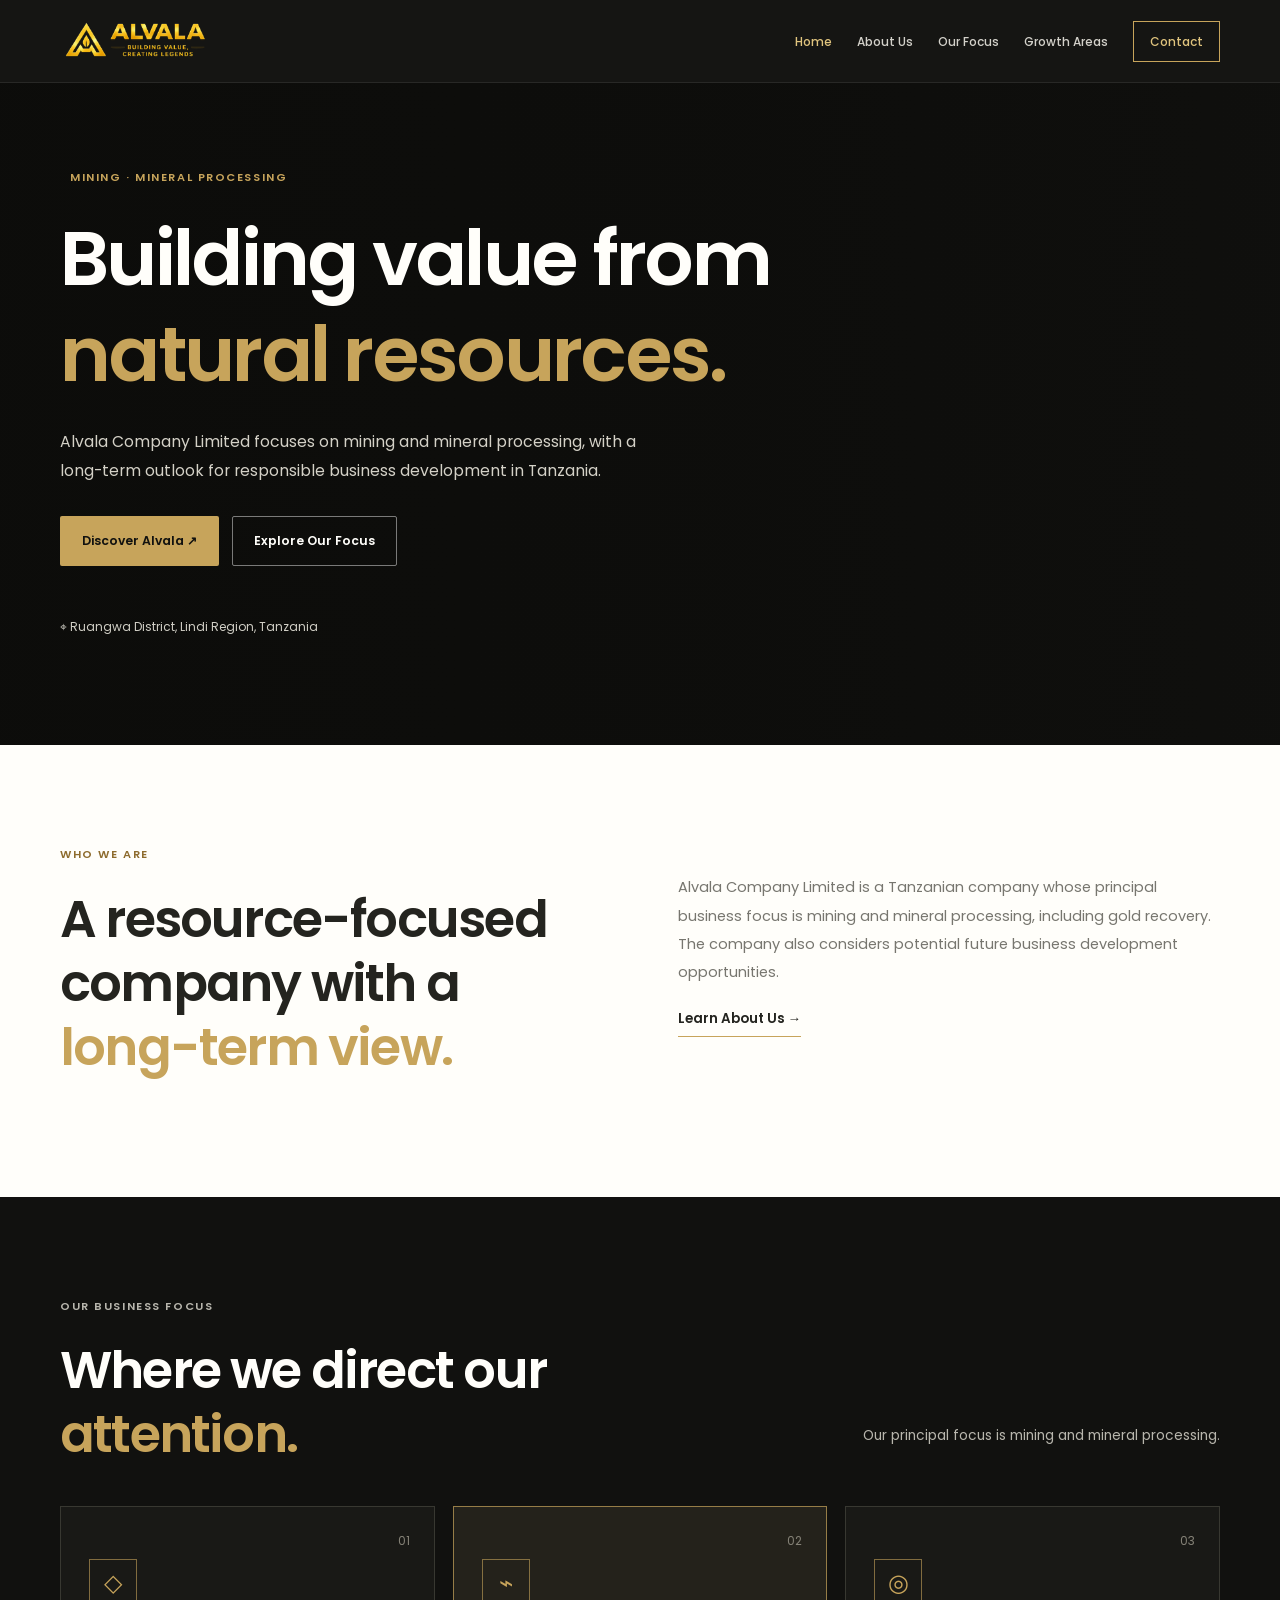
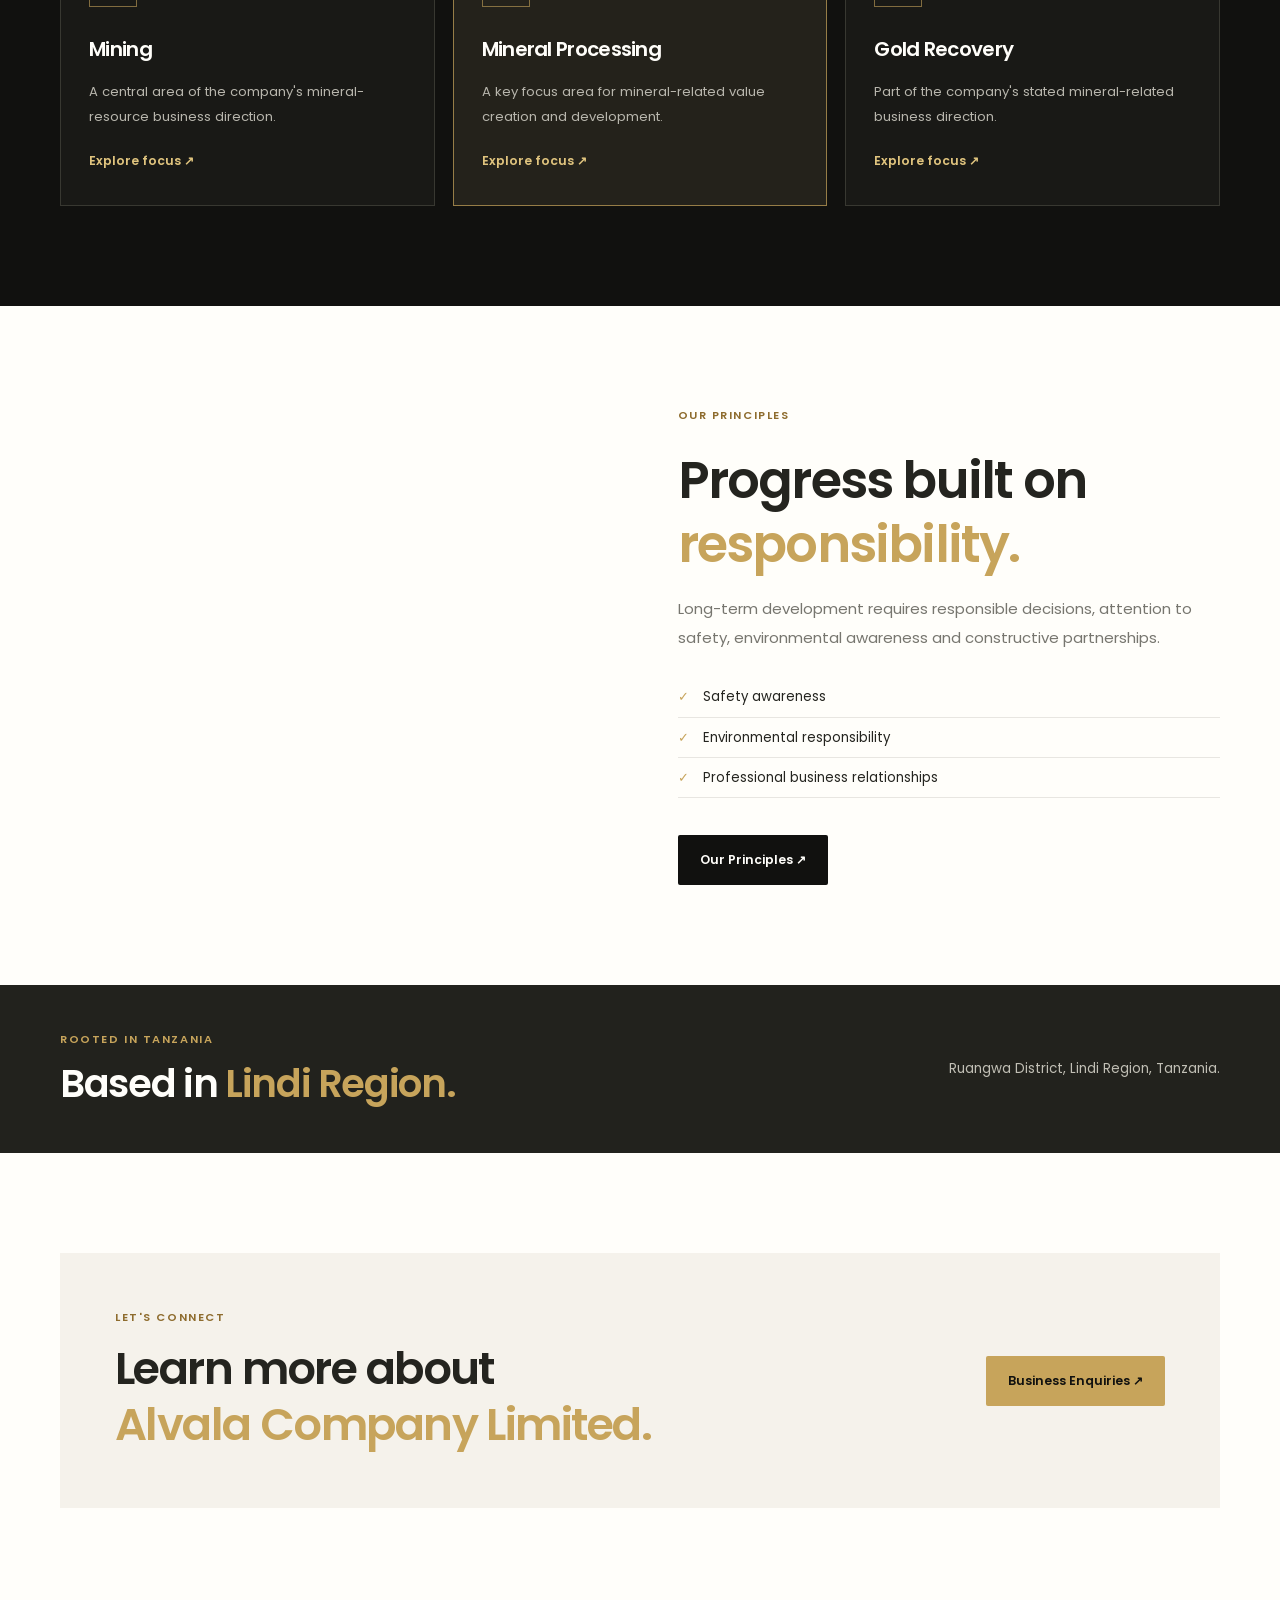
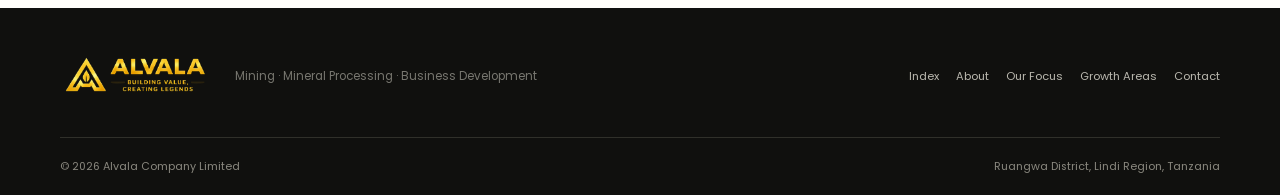
<file: index.html>
<!DOCTYPE html>
<html lang="en">
<head>
  <meta charset="UTF-8">
    <meta name="viewport" content="width=device-width, initial-scale=1.0">

    <title>Alvala Company Limited | Mining & Mineral Processing</title>

    <meta
        name="description"
        content="Learn about Alvala Company Limited, a Tanzania-based company focused on mining, mineral processing, gold recovery and business development."
    >

    <meta name="robots" content="index, follow">
    <meta name="theme-color" content="#111111">

    <meta property="og:type" content="website">
    <meta property="og:title" content="Alvala Company Limited | Mining & Mineral Processing">
    <meta
        property="og:description"
        content="Discover Alvala Company Limited's focus on mining, mineral processing, gold recovery and business development in Tanzania."
    >
  <link rel="preconnect" href="https://fonts.googleapis.com">
  <link href="https://fonts.googleapis.com/css2?family=Poppins:wght@300;400;500;600;700&display=swap" rel="stylesheet">
  <link rel="stylesheet" href="main.css">
  <link rel="icon" type="image/x-icon" href="./Assets/icon_logo.png">
</head>
<body>

<header class="site-header">
  <div class="container nav-wrap">
    <a class="brand" href="index.html">
      <img src="./Assets/Logo.png" alt="" width="150">
    </a>

    <button class="menu-toggle" aria-label="Open menu" aria-expanded="false">
      <span></span><span></span><span></span>
    </button>

    <nav class="nav-menu">
      <a href="./index.html" aria-current="page">Home</a>
      <a href="./pages/About.html">About Us</a>
      <a href="./pages/our_focus.html">Our Focus</a>
      <a href="./pages/opportunities.html">Growth Areas</a>
      <a class="nav-contact" href="./pages/contacts.html">Contact</a>
    </nav>
  </div>
</header>

<main>
  <section class="hero hero-home">
    <div class="hero-overlay"></div>
    <div class="container hero-content">
      <p class="eyebrow"><span></span> MINING · MINERAL PROCESSING</p>
      <h1>Building value from<br><em>natural resources.</em></h1>
      <p class="hero-lead">
        Alvala Company Limited focuses on mining and mineral processing,
        with a long-term outlook for responsible business development in Tanzania.
      </p>
      <div class="hero-actions">
        <a href="./pages/About.html" class="btn btn-gold">Discover Alvala ↗</a>
        <a href="./pages/our_focus.html" class="btn btn-outline-light">Explore Our Focus</a>
      </div>
      <p class="hero-location">⌖ Ruangwa District, Lindi Region, Tanzania</p>
    </div>
  </section>

  <section class="section">
    <div class="container intro-grid">
      <div>
        <p class="eyebrow eyebrow-dark">WHO WE ARE</p>
        <h2>A resource-focused company with a <em>long-term view.</em></h2>
      </div>
      <div class="intro-copy">
        <p>
          Alvala Company Limited is a Tanzanian company whose principal
          business focus is mining and mineral processing, including gold
          recovery. The company also considers potential future business
          development opportunities.
        </p>
        <a href="./pages/About.html" class="text-link">Learn About Us →</a>
      </div>
    </div>
  </section>

  <section class="section section-dark">
    <div class="container">
      <div class="section-heading">
        <div>
          <p class="eyebrow">OUR BUSINESS FOCUS</p>
          <h2>Where we direct our <em>attention.</em></h2>
        </div>
        <p>Our principal focus is mining and mineral processing.</p>
      </div>

      <div class="card-grid three">
        <article class="focus-card">
          <span class="card-number">01</span>
          <div class="line-icon">◇</div>
          <h3>Mining</h3>
          <p>A central area of the company's mineral-resource business direction.</p>
          <a href="./pages/our_focus.html" class="card-link">Explore focus ↗</a>
        </article>

        <article class="focus-card focus-card-featured">
          <span class="card-number">02</span>
          <div class="line-icon">⌁</div>
          <h3>Mineral Processing</h3>
          <p>A key focus area for mineral-related value creation and development.</p>
          <a href="./pages/our_focus.html" class="card-link">Explore focus ↗</a>
        </article>

        <article class="focus-card">
          <span class="card-number">03</span>
          <div class="line-icon">◎</div>
          <h3>Gold Recovery</h3>
          <p>Part of the company's stated mineral-related business direction.</p>
          <a href="./pages/our_focus.html" class="card-link">Explore focus ↗</a>
        </article>
      </div>
    </div>
  </section>

  <section class="section">
    <div class="container split-feature">
      <div class="feature-image image-mining"></div>
      <div class="feature-copy">
        <p class="eyebrow eyebrow-dark">OUR PRINCIPLES</p>
        <h2>Progress built on <em>responsibility.</em></h2>
        <p>
          Long-term development requires responsible decisions, attention
          to safety, environmental awareness and constructive partnerships.
        </p>
        <ul class="check-list">
          <li>Safety awareness</li>
          <li>Environmental responsibility</li>
          <li>Professional business relationships</li>
        </ul>
        <a href="./pages/About.html" class="btn btn-dark">Our Principles ↗</a>
      </div>
    </div>
  </section>

  <section class="location-band">
    <div class="container location-band-inner">
      <div>
        <p class="eyebrow">ROOTED IN TANZANIA</p>
        <h2>Based in <em>Lindi Region.</em></h2>
      </div>
      <p>Ruangwa District, Lindi Region, Tanzania.</p>
    </div>
  </section>

  <section class="section">
    <div class="container cta-panel">
      <div>
        <p class="eyebrow eyebrow-dark">LET'S CONNECT</p>
        <h2>Learn more about<br><em>Alvala Company Limited.</em></h2>
      </div>
      <a href="./pages/contacts.html" class="btn btn-gold">Business Enquiries ↗</a>
    </div>
  </section>
</main>

<footer class="site-footer">
  <div class="container footer-main">
     <a class="brand" href="index.html">
      <img src="../Assets/Logo.png" alt="" width="150">
    </a>
    <p>Mining · Mineral Processing · Business Development</p>
    <div class="footer-links">
      <a href="./index.html">Index</a>
      <a href="./pages/About.html">About</a>
      <a href="./pages/our_focus.html">Our Focus</a>
      <a href="./pages/opportunities.html">Growth Areas</a>
      <a href="./pages/contacts.html">Contact</a>
    </div>
  </div>
  <div class="container footer-bottom">
    <span>© <span id="year"></span> Alvala Company Limited</span>
    <span>Ruangwa District, Lindi Region, Tanzania</span>
  </div>
</footer>
<script src="app.js" defer></script>
</body>
</html>
</file>
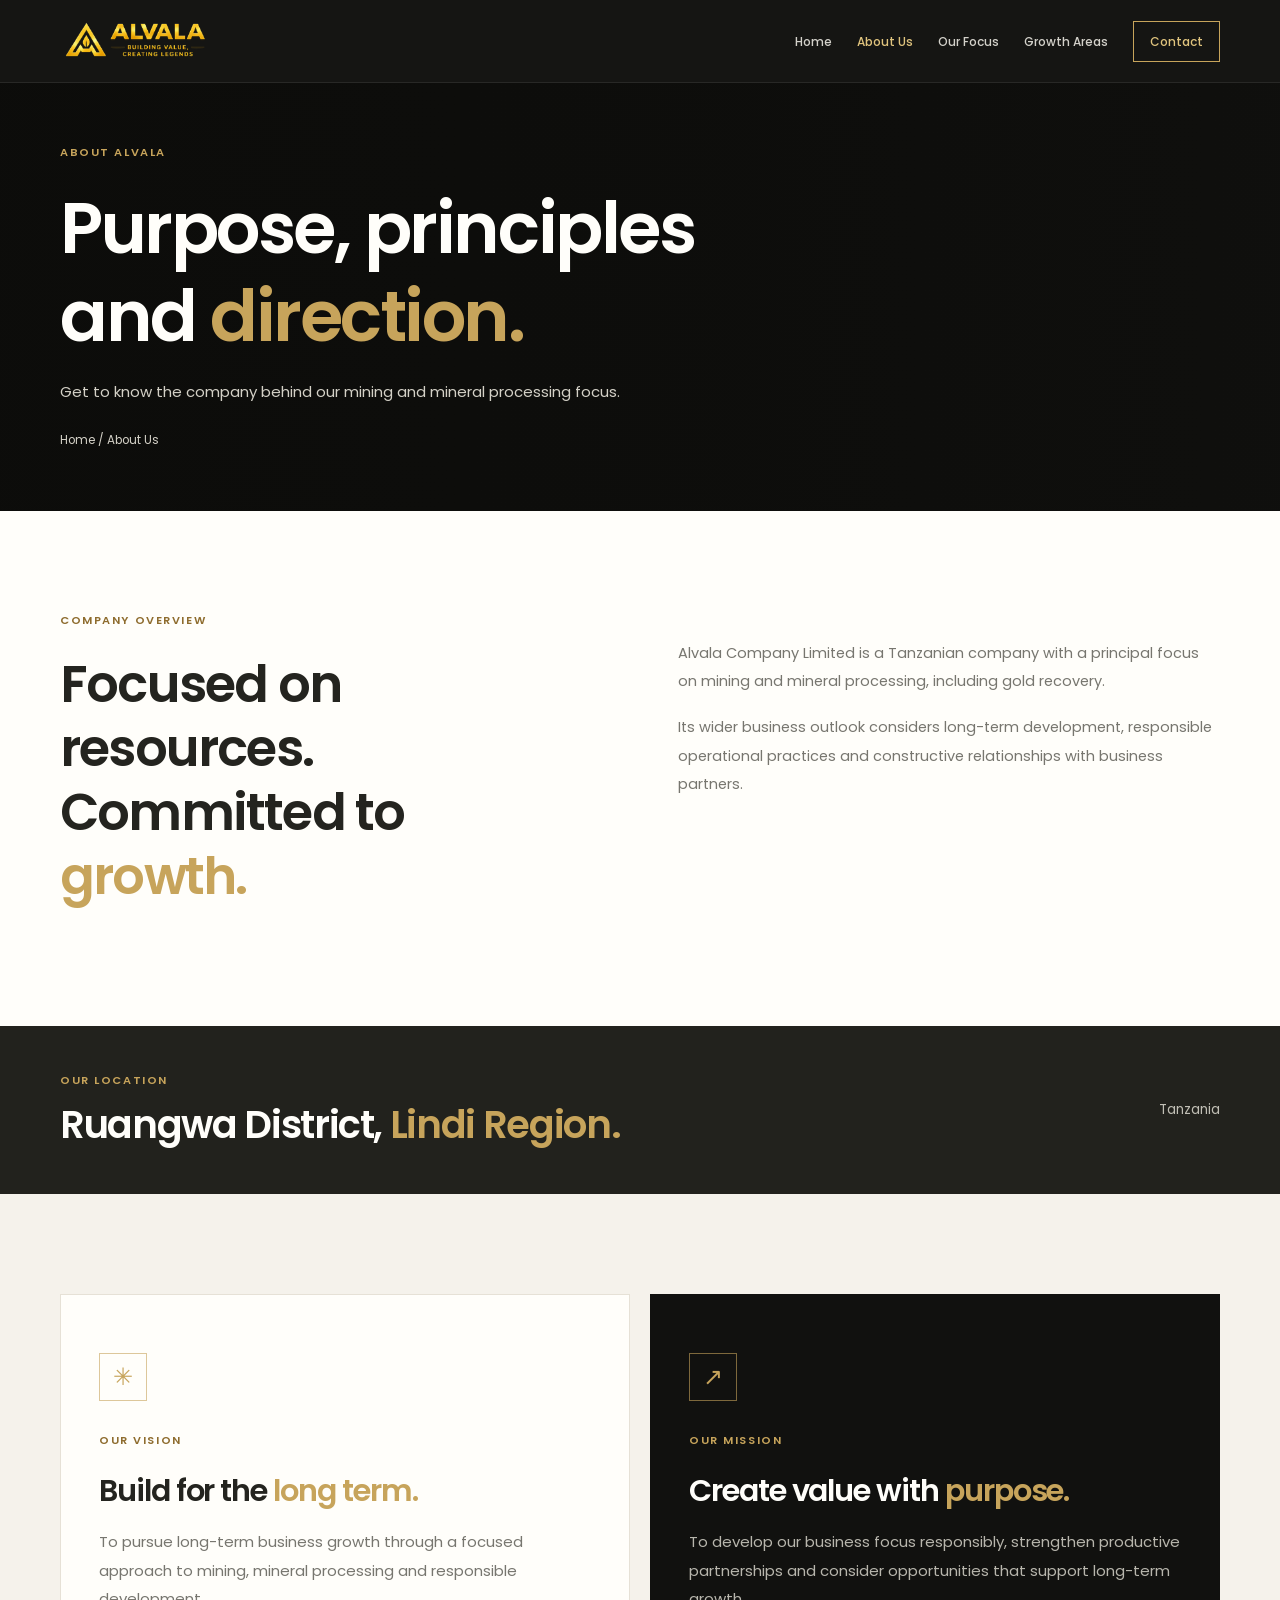
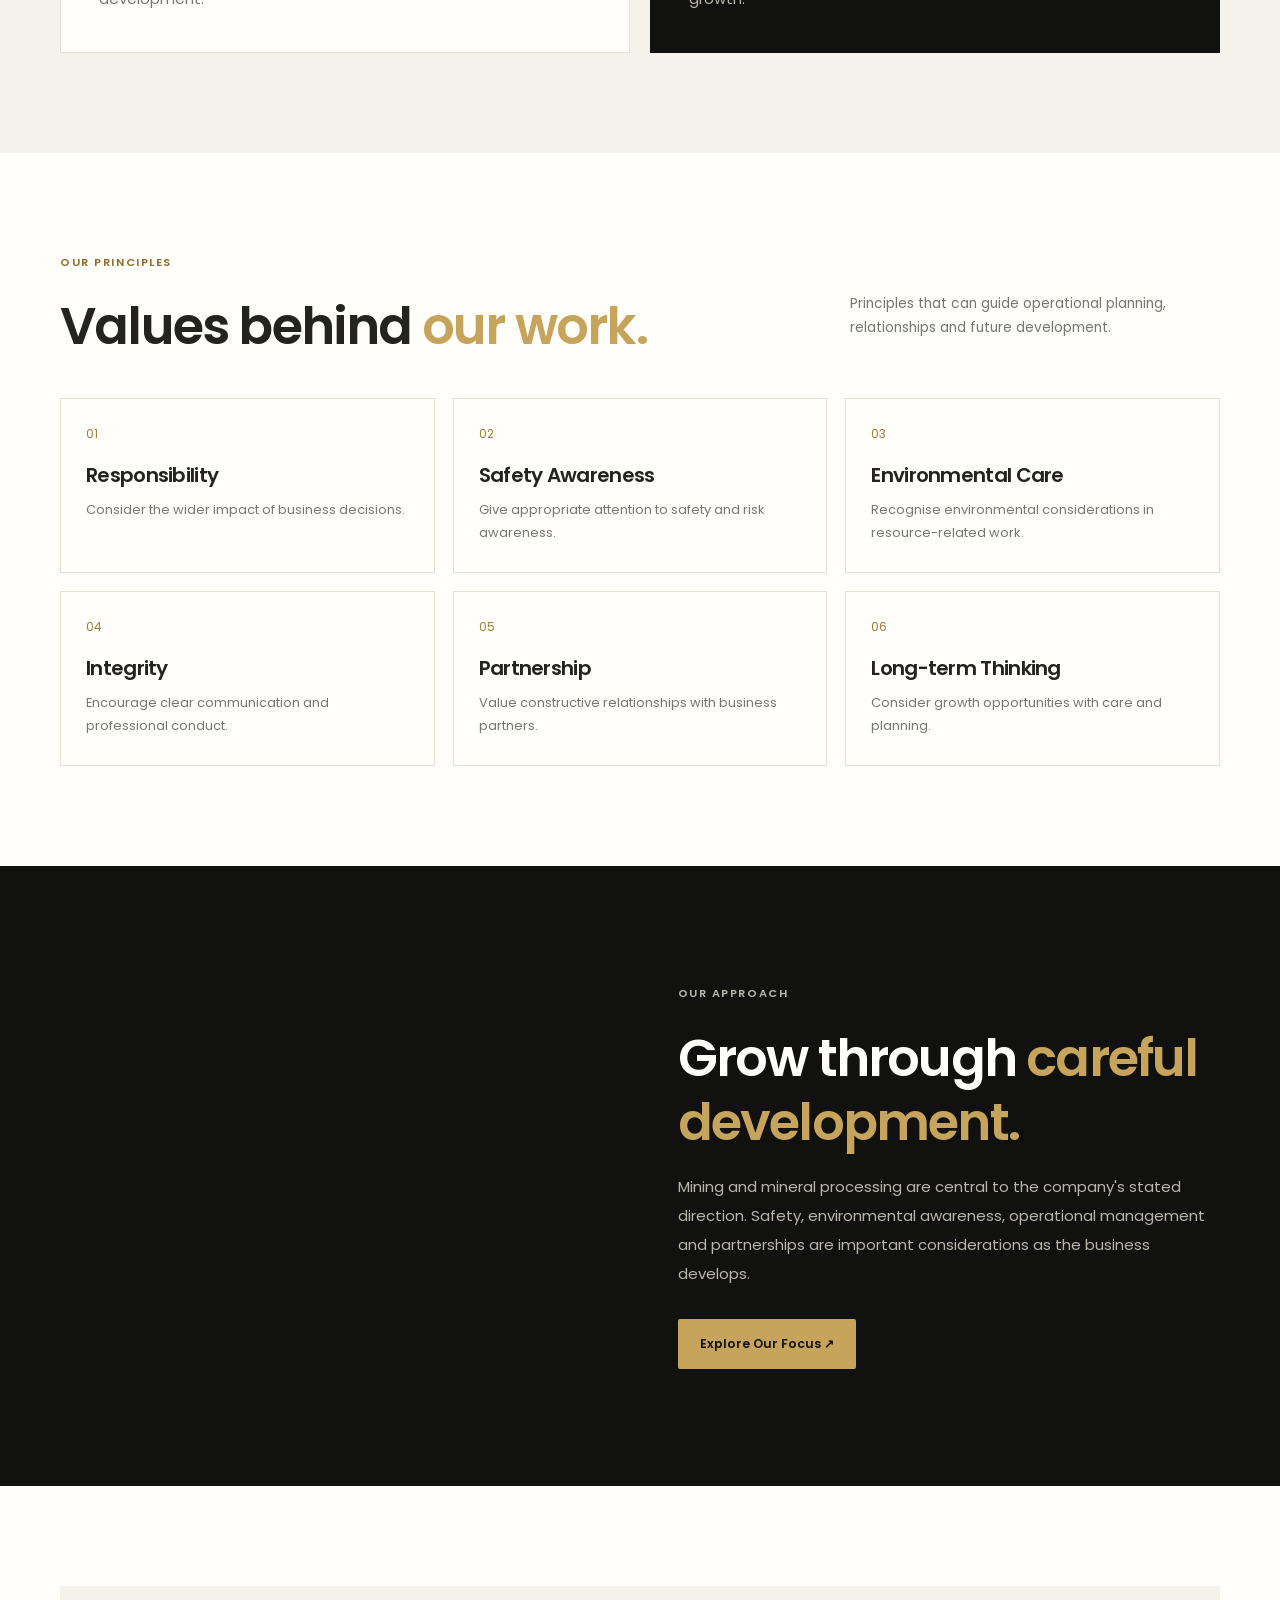
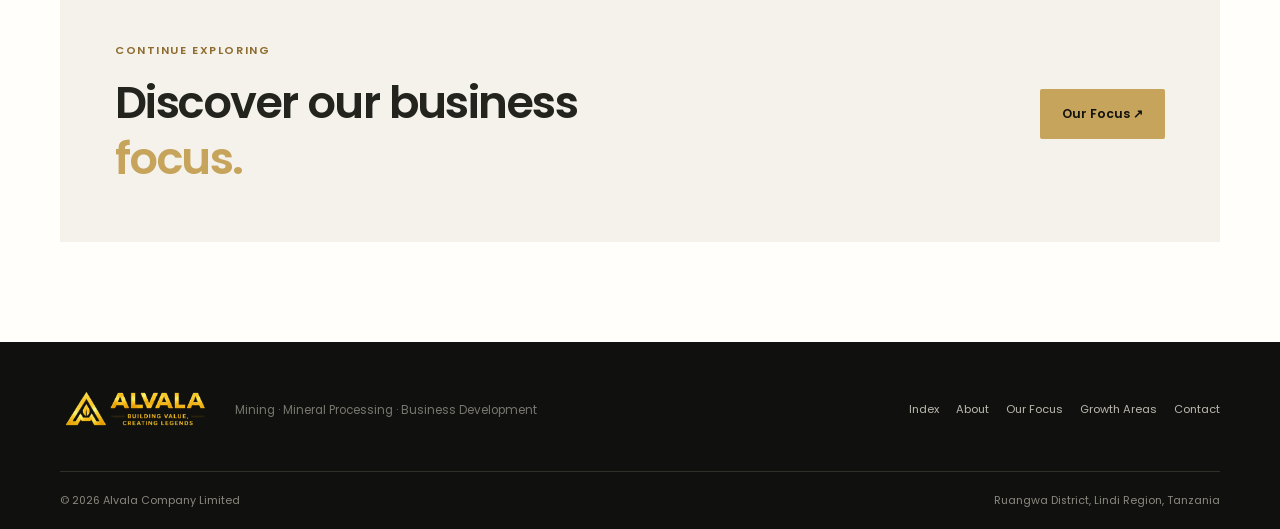
<file: pages/About.html>
<!DOCTYPE html>
<html lang="en">
<head>
  <meta charset="UTF-8">
    <meta name="viewport" content="width=device-width, initial-scale=1.0">

    <title>About Us | Alvala Company Limited</title>

    <meta
        name="description"
        content="Learn about Alvala Company Limited, its business focus, vision, mission, values and commitment to responsible mining and mineral processing in Tanzania."
    >

    <meta name="robots" content="index, follow">
    <meta name="theme-color" content="#111111">

    <meta property="og:type" content="website">
    <meta property="og:title" content="About Us | Alvala Company Limited">
    <meta
        property="og:description"
        content="Discover Alvala Company Limited's business direction, values and approach to mining and mineral processing."
    >

  <link href="https://fonts.googleapis.com/css2?family=Poppins:wght@300;400;500;600;700&display=swap" rel="stylesheet">
  <link rel="stylesheet" href="../main.css">
  <link rel="icon" type="image/x-icon" href="../Assets/icon_logo.png">

</head>
<body>

<header class="site-header">
  <div class="container nav-wrap">
      <a class="brand" href="../index.html">
      <img src="../Assets/Logo.png" alt="" width="150">
    </a>
    
    
    <button class="menu-toggle" aria-label="Open menu" aria-expanded="false"><span></span><span></span><span></span></button>
    
    
    <nav class="nav-menu">
      <a href="../index.html">Home</a>
      <a href="./About.html" aria-current="page">About Us</a>
      <a href="./our_focus.html">Our Focus</a>
      <a href="./opportunities.html">Growth Areas</a>
      <a class="nav-contact" href="./contacts.html">Contact</a>
    </nav>
  </div>
</header>

<main>
  <section class="page-hero page-hero-about">
    <div class="hero-overlay"></div>
    <div class="container page-hero-content">
      <p class="eyebrow">ABOUT ALVALA</p>
      <h1>Purpose, principles<br>and <em>direction.</em></h1>
      <p>Get to know the company behind our mining and mineral processing focus.</p>
      <div class="breadcrumbs"><a href="../index.html">Home</a> / About Us</div>
    </div>
  </section>

  <section class="section">
    <div class="container intro-grid">
      <div>
        <p class="eyebrow eyebrow-dark">COMPANY OVERVIEW</p>
        <h2>Focused on resources.<br>Committed to <em>growth.</em></h2>
      </div>
      <div class="intro-copy">
        <p>
          Alvala Company Limited is a Tanzanian company with a principal
          focus on mining and mineral processing, including gold recovery.
        </p>
        <p>
          Its wider business outlook considers long-term development,
          responsible operational practices and constructive relationships
          with business partners.
        </p>
      </div>
    </div>
  </section>

  <section class="location-band">
    <div class="container location-band-inner">
      <div><p class="eyebrow">OUR LOCATION</p><h2>Ruangwa District, <em>Lindi Region.</em></h2></div>
      <p>Tanzania</p>
    </div>
  </section>

  <section class="section section-soft">
    <div class="container vision-mission-grid">
      <article class="statement-card">
        <div class="line-icon">✳</div>
        <p class="eyebrow eyebrow-dark">OUR VISION</p>
        <h2>Build for the <em>long term.</em></h2>
        <p>To pursue long-term business growth through a focused approach to mining, mineral processing and responsible development.</p>
      </article>
      <article class="statement-card statement-card-dark">
        <div class="line-icon">↗</div>
        <p class="eyebrow">OUR MISSION</p>
        <h2>Create value with <em>purpose.</em></h2>
        <p>To develop our business focus responsibly, strengthen productive partnerships and consider opportunities that support long-term growth.</p>
      </article>
    </div>
  </section>

  <section class="section">
    <div class="container">
      <div class="section-heading">
        <div><p class="eyebrow eyebrow-dark">OUR PRINCIPLES</p><h2>Values behind <em>our work.</em></h2></div>
        <p>Principles that can guide operational planning, relationships and future development.</p>
      </div>
      <div class="card-grid three values-grid">
        <article class="value-card"><span>01</span><h3>Responsibility</h3><p>Consider the wider impact of business decisions.</p></article>
        <article class="value-card"><span>02</span><h3>Safety Awareness</h3><p>Give appropriate attention to safety and risk awareness.</p></article>
        <article class="value-card"><span>03</span><h3>Environmental Care</h3><p>Recognise environmental considerations in resource-related work.</p></article>
        <article class="value-card"><span>04</span><h3>Integrity</h3><p>Encourage clear communication and professional conduct.</p></article>
        <article class="value-card"><span>05</span><h3>Partnership</h3><p>Value constructive relationships with business partners.</p></article>
        <article class="value-card"><span>06</span><h3>Long-term Thinking</h3><p>Consider growth opportunities with care and planning.</p></article>
      </div>
    </div>
  </section>

  <section class="section section-dark">
    <div class="container split-feature">
      <div class="feature-image image-processing"></div>
      <div class="feature-copy">
        <p class="eyebrow">OUR APPROACH</p>
        <h2>Grow through <em>careful development.</em></h2>
        <p>Mining and mineral processing are central to the company's stated direction. Safety, environmental awareness, operational management and partnerships are important considerations as the business develops.</p>
        <a href="./our_focus.html" class="btn btn-gold">Explore Our Focus ↗</a>
      </div>
    </div>
  </section>

  <section class="section">
    <div class="container cta-panel">
      <div><p class="eyebrow eyebrow-dark">CONTINUE EXPLORING</p><h2>Discover our business<br><em>focus.</em></h2></div>
      <a href="./our_focus.html" class="btn btn-gold">Our Focus ↗</a>
    </div>
  </section>
</main>

<footer class="site-footer">
  <div class="container footer-main">
     <a class="brand" href="../index.html">
      <img src="../Assets/Logo.png" alt="" width="150">
    </a>
    <p>Mining · Mineral Processing · Business Development</p>
    <div class="footer-links">
        <a href="../index.html">Index</a>
        <a href="./About.html">About</a>
        <a href="./our_focus.html">Our Focus</a>
        <a href="./opportunities.html">Growth Areas</a>
        <a href="./contacts.html">Contact</a>
    </div>
  </div>
  <div class="container footer-bottom"><span>© <span id="year"></span> Alvala Company Limited</span><span>Ruangwa District, Lindi Region, Tanzania</span></div>
</footer>

<script src="../app.js"></script>
</body>
</html>
</file>
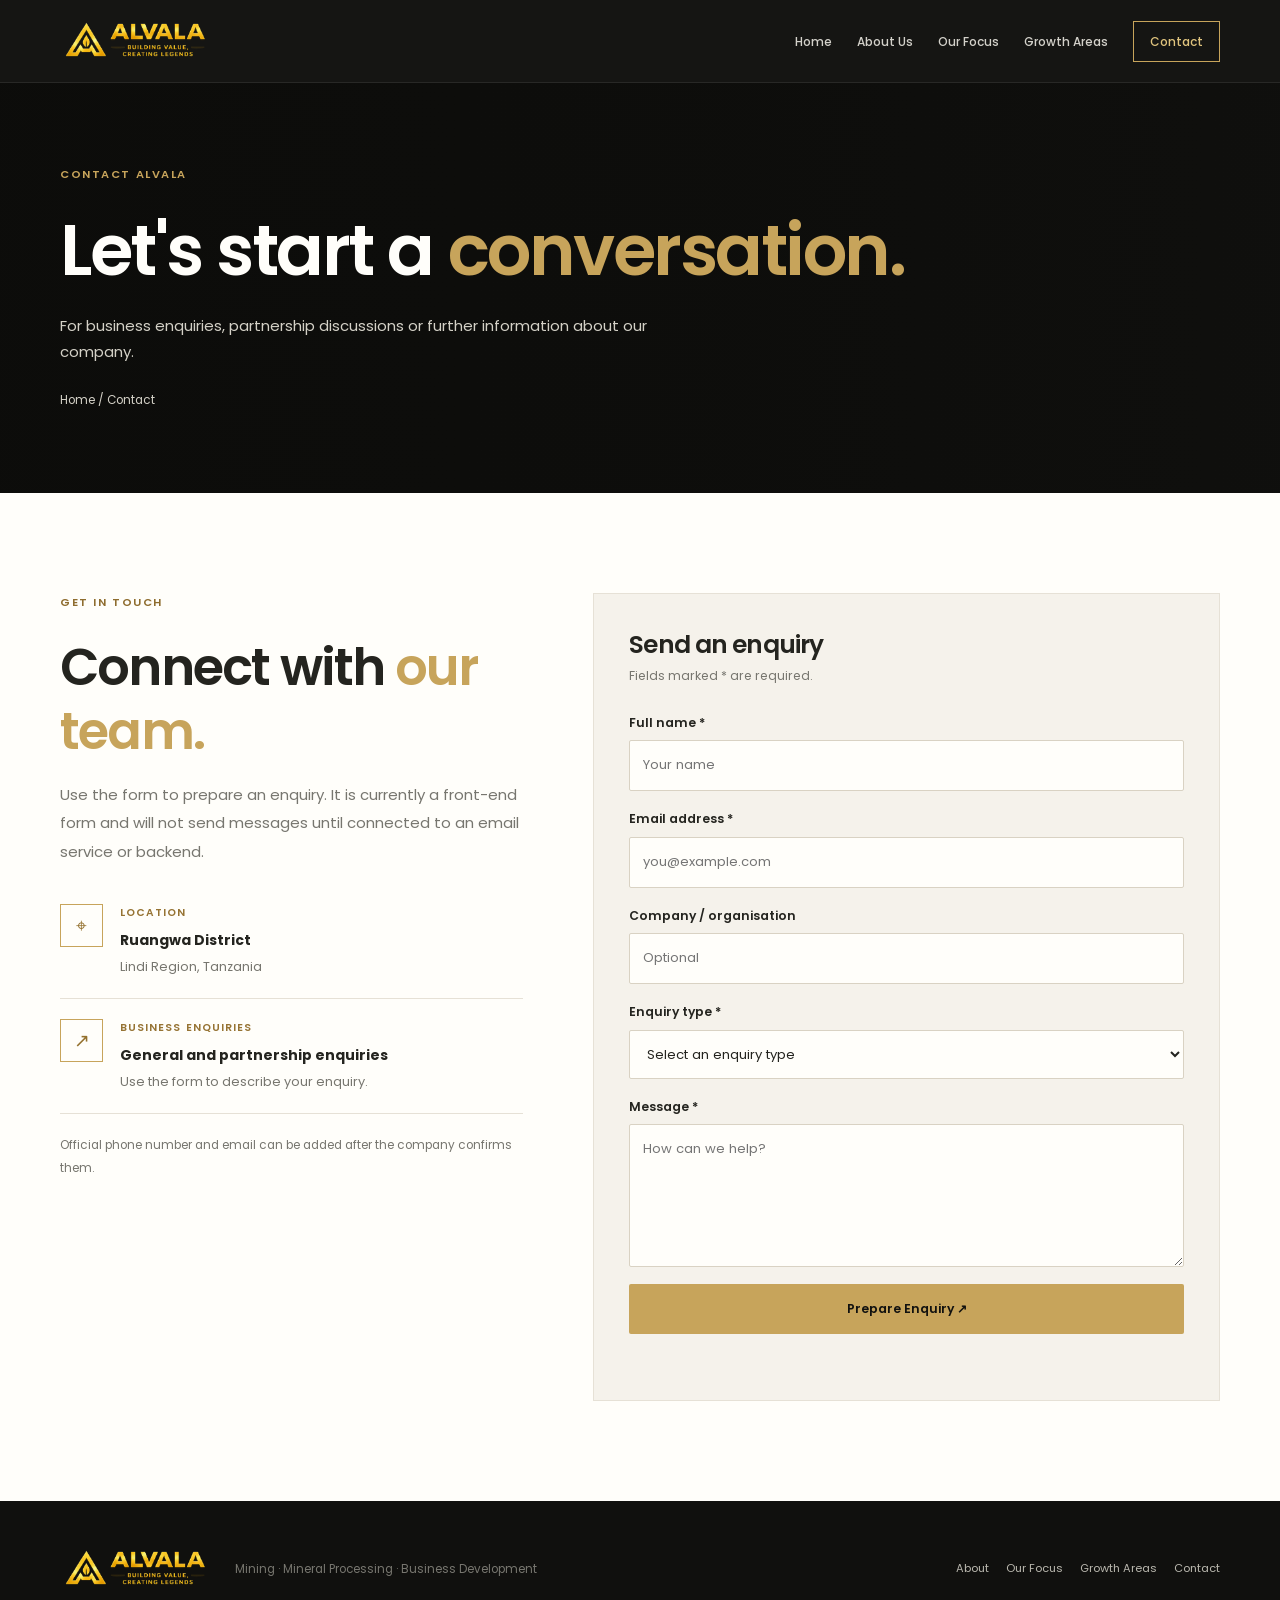
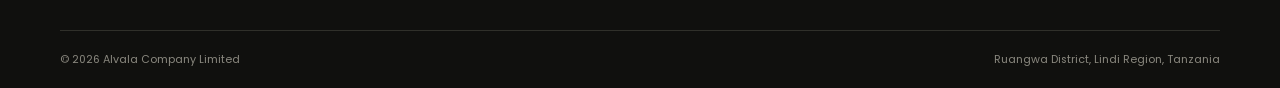
<file: pages/contacts.html>
<!DOCTYPE html>
<html lang="en">
<head>
  <meta charset="UTF-8">
    <meta name="viewport" content="width=device-width, initial-scale=1.0">

    <title>Contact Us | Alvala Company Limited</title>

    <meta
        name="description"
        content="Find contact information for Alvala Company Limited and enquire about its business activities, partnerships and development opportunities."
    >

    <meta name="robots" content="index, follow">
    <meta name="theme-color" content="#111111">

    <meta property="og:type" content="website">
    <meta property="og:title" content="Contact Us | Alvala Company Limited">
    <meta
        property="og:description"
        content="Contact Alvala Company Limited for business enquiries and potential partnerships."
    >
  <link href="https://fonts.googleapis.com/css2?family=Poppins:wght@300;400;500;600;700&display=swap" rel="stylesheet">
  <link rel="stylesheet" href="../main.css">
  <link rel="icon" type="image/x-icon" href="../Assets/icon_logo.png">

</head>
<body>

<header class="site-header">
  <div class="container nav-wrap">
     <a class="brand" href="../index.html">
      <img src="../Assets/Logo.png" alt="" width="150">
    </a>
    
    <button class="menu-toggle" aria-label="Open menu" aria-expanded="false"><span></span><span></span><span></span></button>
   
    <nav class="nav-menu">
      <a href="../index.html">Home</a>
      <a href="./About.html">About Us</a>
      <a href="./our_focus.html">Our Focus</a>
      <a href="./opportunities.html">Growth Areas</a>
      <a class="nav-contact" href="./contacts.html" aria-current="page">Contact</a>
    </nav>
  </div>
</header>

<main>
  <section class="page-hero page-hero-contact">
    <div class="hero-overlay"></div>
    <div class="container page-hero-content">
      <p class="eyebrow">CONTACT ALVALA</p>
      <h1>Let's start a <em>conversation.</em></h1>
      <p>For business enquiries, partnership discussions or further information about our company.</p>
      <div class="breadcrumbs"><a href="../index.html">Home</a> / Contact</div>
    </div>
  </section>

  <section class="section">
    <div class="container contact-layout">
      <div class="contact-intro">
        <p class="eyebrow eyebrow-dark">GET IN TOUCH</p>
        <h2>Connect with <em>our team.</em></h2>
        <p>Use the form to prepare an enquiry. It is currently a front-end form and will not send messages until connected to an email service or backend.</p>

        <div class="contact-info-card">
          <span class="contact-icon">⌖</span>
          <div><small>LOCATION</small><strong>Ruangwa District</strong><p>Lindi Region, Tanzania</p></div>
        </div>
        <div class="contact-info-card">
          <span class="contact-icon">↗</span>
          <div><small>BUSINESS ENQUIRIES</small><strong>General and partnership enquiries</strong><p>Use the form to describe your enquiry.</p></div>
        </div>
        <p class="small-note">Official phone number and email can be added after the company confirms them.</p>
      </div>

      <form class="contact-form" data-contact-form>
        <h3>Send an enquiry</h3>
        <p class="form-subtitle">Fields marked * are required.</p>

        <div class="form-row">
          <label for="name">Full name *</label>
          <input id="name" name="name" type="text" required autocomplete="name" placeholder="Your name">
        </div>
        <div class="form-row">
          <label for="email">Email address *</label>
          <input id="email" name="email" type="email" required autocomplete="email" placeholder="you@example.com">
        </div>
        <div class="form-row">
          <label for="organisation">Company / organisation</label>
          <input id="organisation" name="organisation" type="text" placeholder="Optional">
        </div>
        <div class="form-row">
          <label for="subject">Enquiry type *</label>
          <select id="subject" name="subject" required>
            <option value="">Select an enquiry type</option>
            <option>General enquiry</option>
            <option>Business partnership</option>
            <option>Mining and mineral processing</option>
            <option>Future business opportunity</option>
            <option>Other</option>
          </select>
        </div>
        <div class="form-row">
          <label for="message">Message *</label>
          <textarea id="message" name="message" rows="5" required placeholder="How can we help?"></textarea>
        </div>

        <button class="btn btn-gold form-submit" type="submit">Prepare Enquiry ↗</button>
        <p class="form-status" role="status" aria-live="polite"></p>
      </form>
    </div>
  </section>
</main>

<footer class="site-footer">
  <div class="container footer-main">
     <a class="brand" href="../index.html">
      <img src="../Assets/Logo.png" alt="" width="150">
    </a>
    <p>Mining · Mineral Processing · Business Development</p>
    <div class="footer-links"><a href="./About.html">About</a><a href="./our_focus.html">Our Focus</a><a href="./opportunities.html">Growth Areas</a><a href="./contacts.html">Contact</a></div>
  </div>
  <div class="container footer-bottom"><span>© <span id="year"></span> Alvala Company Limited</span><span>Ruangwa District, Lindi Region, Tanzania</span></div>
</footer>

<script src="../app.js"></script>
</body>
</html>
</file>
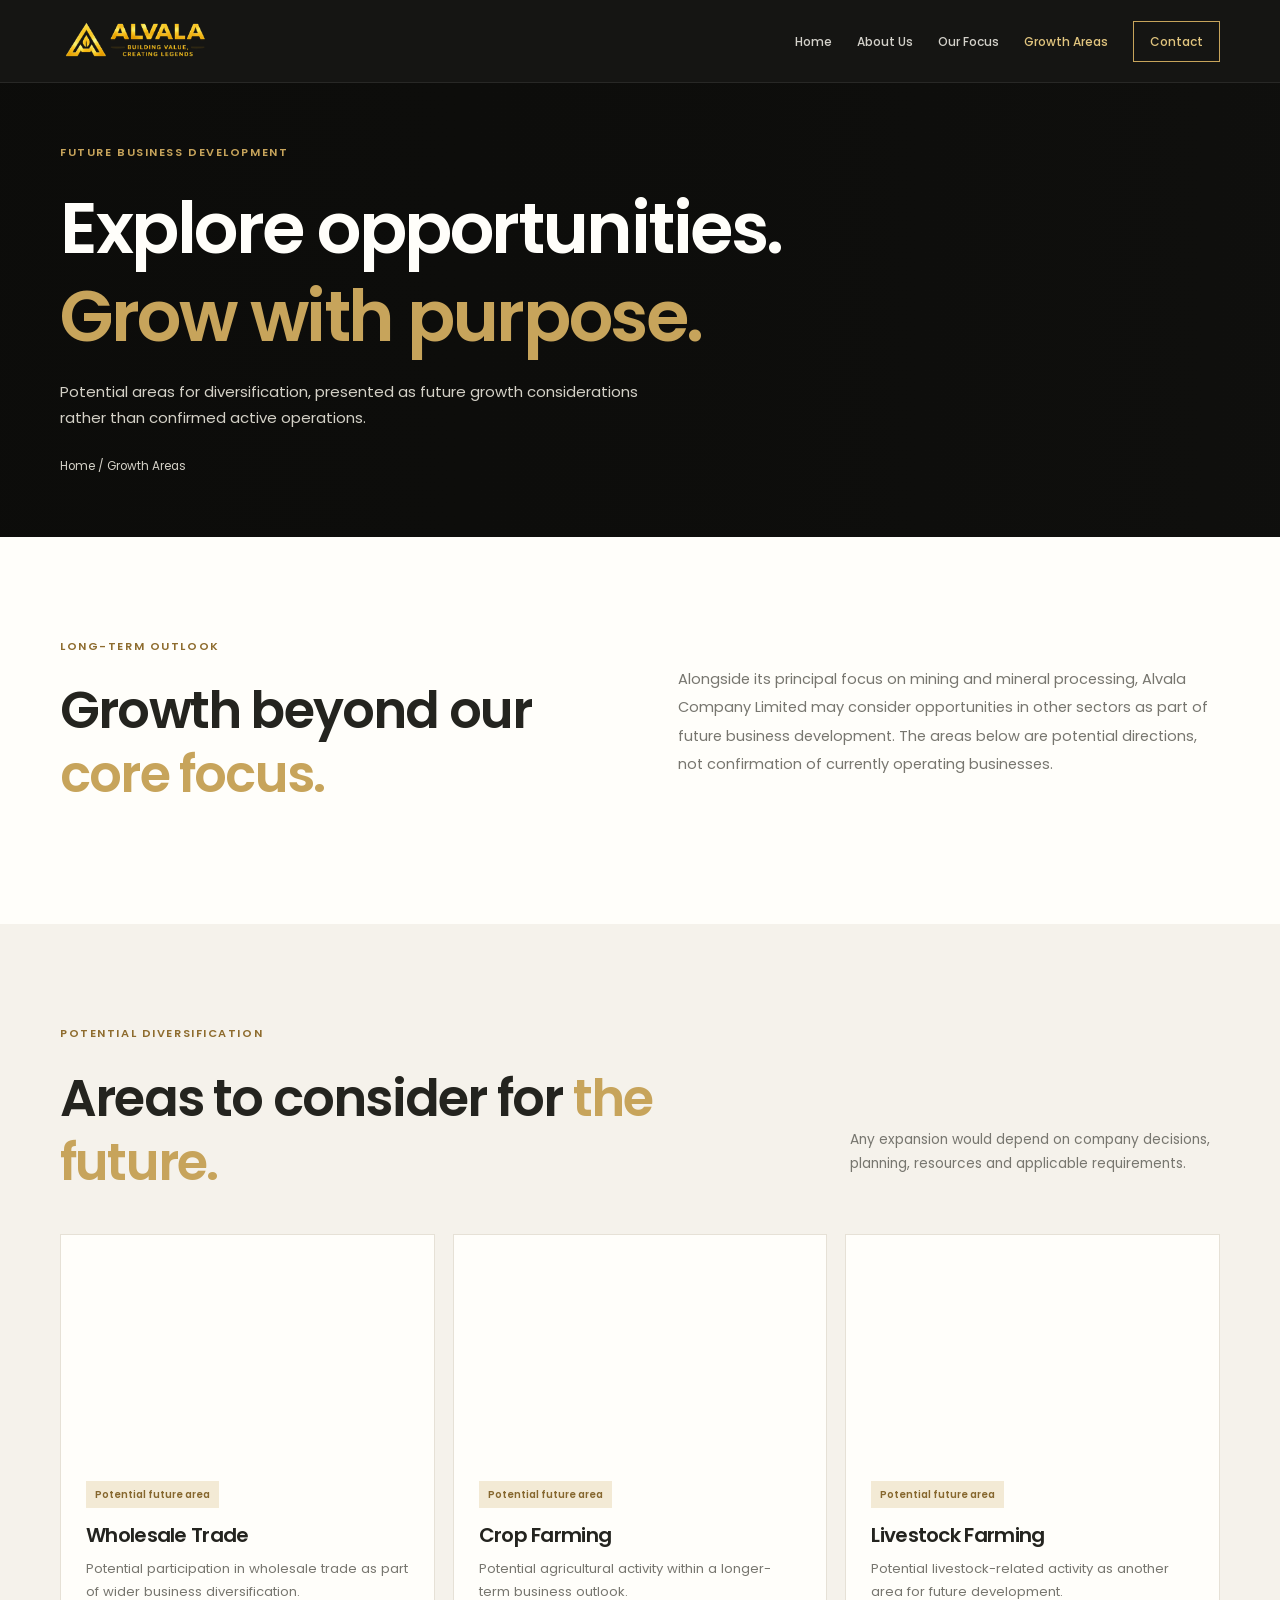
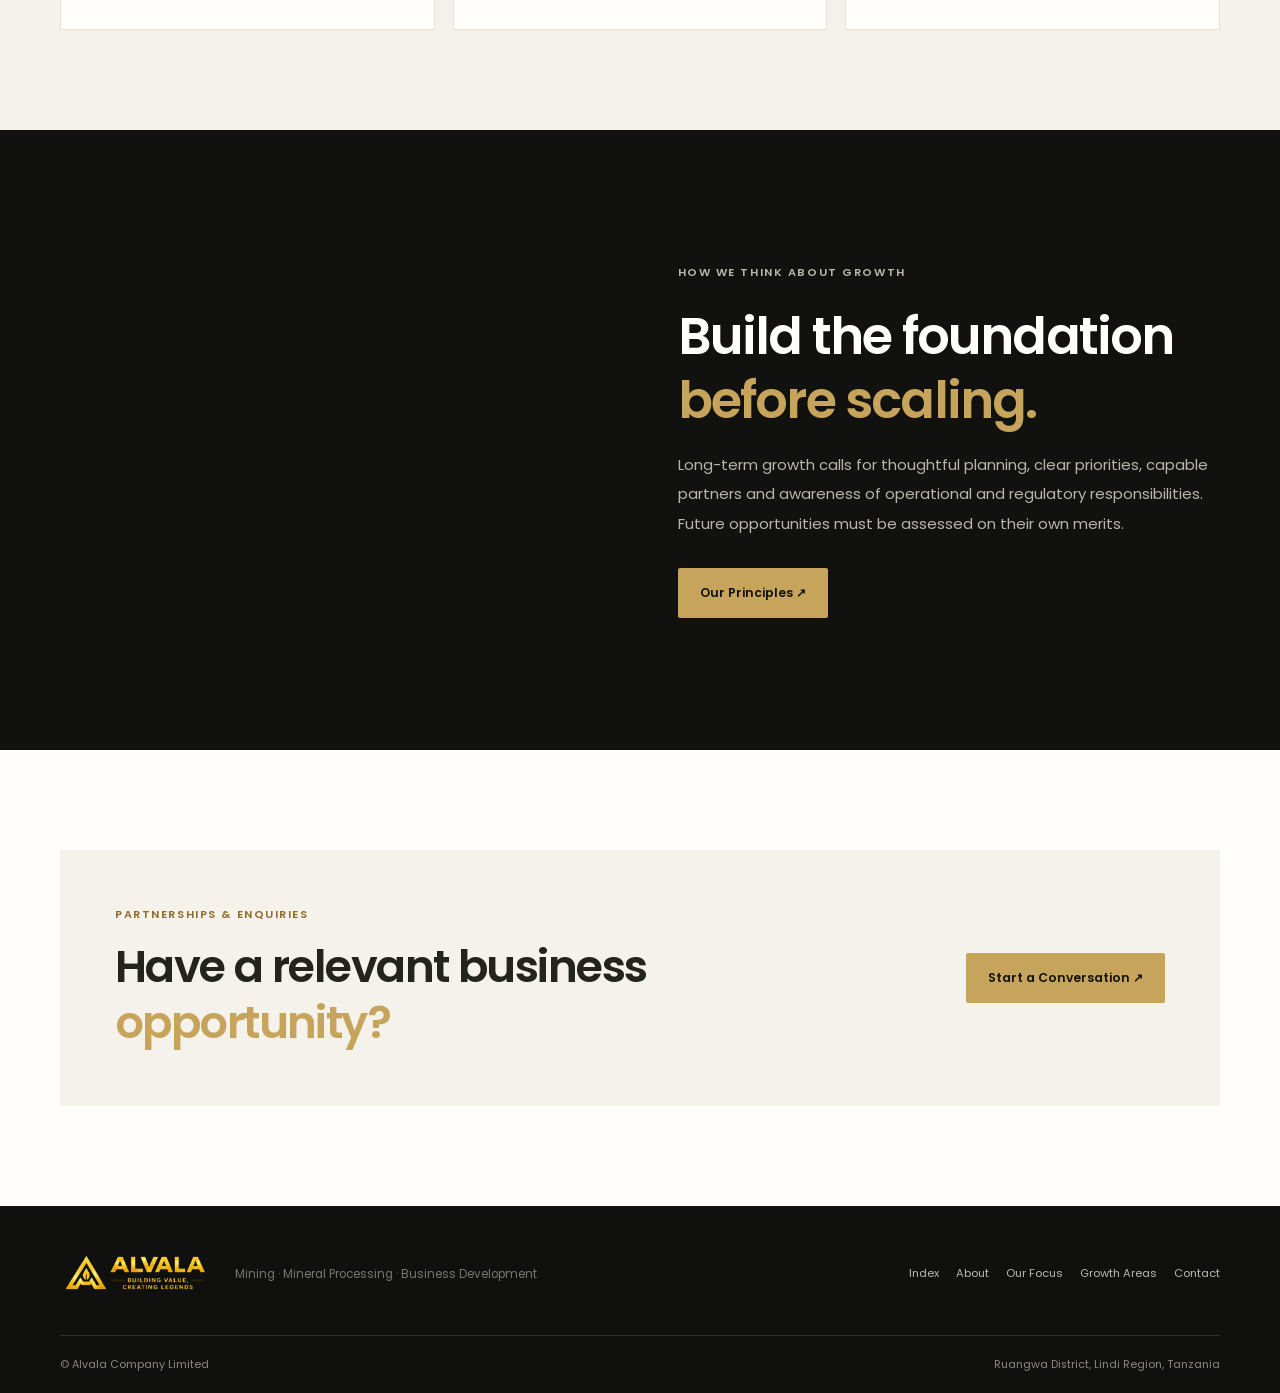
<file: pages/opportunities.html>
<!DOCTYPE html>
<html lang="en">
<head>
  <meta charset="UTF-8">
    <meta name="viewport" content="width=device-width, initial-scale=1.0">

    <title>Growth Areas & Investment | Alvala Company Limited</title>

    <meta
        name="description"
        content="Explore Alvala Company Limited's business development direction and potential future opportunities in Tanzania."
    >

    <meta name="robots" content="index, follow">
    <meta name="theme-color" content="#111111">

    <meta property="og:type" content="website">
    <meta property="og:title" content="Growth Areas | Alvala Company Limited">
    <meta
        property="og:description"
        content="Learn about Alvala Company Limited's potential growth areas and long-term business development direction."
    >
  <link href="https://fonts.googleapis.com/css2?family=Poppins:wght@300;400;500;600;700&display=swap" rel="stylesheet">
  <link rel="stylesheet" href="../main.css">
  <link rel="icon" type="image/x-icon" href="../Assets/icon_logo.png">

</head>
<body>

<header class="site-header">
  <div class="container nav-wrap">
      <a class="brand" href="../index.html">
      <img src="../Assets/Logo.png" alt="" width="150">
    </a>
    
    <button class="menu-toggle" aria-label="Open menu" aria-expanded="false"><span></span><span></span><span></span></button>
   
   
    <nav class="nav-menu">
      <a href="../index.html">Home</a>
      <a href="./About.html">About Us</a>
      <a href="./our_focus.html">Our Focus</a>
      <a href="./opportunities.html" aria-current="page">Growth Areas</a>
      <a class="nav-contact" href="./contacts.html">Contact</a>
    </nav>
  </div>
</header>

<main>
  <section class="page-hero page-hero-growth">
    <div class="hero-overlay"></div>
    <div class="container page-hero-content">
      <p class="eyebrow">FUTURE BUSINESS DEVELOPMENT</p>
      <h1>Explore opportunities.<br><em>Grow with purpose.</em></h1>
      <p>Potential areas for diversification, presented as future growth considerations rather than confirmed active operations.</p>
      <div class="breadcrumbs"><a href="../index.html">Home</a> / Growth Areas</div>
    </div>
  </section>

  <section class="section">
    <div class="container intro-grid">
      <div><p class="eyebrow eyebrow-dark">LONG-TERM OUTLOOK</p><h2>Growth beyond our <em>core focus.</em></h2></div>
      <div class="intro-copy"><p>Alongside its principal focus on mining and mineral processing, Alvala Company Limited may consider opportunities in other sectors as part of future business development. The areas below are potential directions, not confirmation of currently operating businesses.</p></div>
    </div>
  </section>

  <section class="section section-soft">
    <div class="container">
      <div class="section-heading">
        <div><p class="eyebrow eyebrow-dark">POTENTIAL DIVERSIFICATION</p><h2>Areas to consider for <em>the future.</em></h2></div>
        <p>Any expansion would depend on company decisions, planning, resources and applicable requirements.</p>
      </div>
      <div class="card-grid three">
        <article class="growth-card">
          <div class="growth-card-image image-trade"></div>
          <div class="growth-card-body"><span class="status-label">Potential future area</span><h3>Wholesale Trade</h3><p>Potential participation in wholesale trade as part of wider business diversification.</p></div>
        </article>
        <article class="growth-card">
          <div class="growth-card-image image-farming"></div>
          <div class="growth-card-body"><span class="status-label">Potential future area</span><h3>Crop Farming</h3><p>Potential agricultural activity within a longer-term business outlook.</p></div>
        </article>
        <article class="growth-card">
          <div class="growth-card-image image-livestock"></div>
          <div class="growth-card-body"><span class="status-label">Potential future area</span><h3>Livestock Farming</h3><p>Potential livestock-related activity as another area for future development.</p></div>
        </article>
      </div>
    </div>
  </section>

  <section class="section section-dark">
    <div class="container split-feature">
      <div class="feature-image image-partnership"></div>
      <div class="feature-copy">
        <p class="eyebrow">HOW WE THINK ABOUT GROWTH</p>
        <h2>Build the foundation <em>before scaling.</em></h2>
        <p>Long-term growth calls for thoughtful planning, clear priorities, capable partners and awareness of operational and regulatory responsibilities. Future opportunities must be assessed on their own merits.</p>
        <a href="./About.html" class="btn btn-gold">Our Principles ↗</a>
      </div>
    </div>
  </section>

  <section class="section">
    <div class="container cta-panel">
      <div><p class="eyebrow eyebrow-dark">PARTNERSHIPS & ENQUIRIES</p><h2>Have a relevant business<br><em>opportunity?</em></h2></div>
      <a href="./contacts.html" class="btn btn-gold">Start a Conversation ↗</a>
    </div>
  </section>
</main>

<footer class="site-footer">
  <div class="container footer-main">
     <a class="brand" href="../index.html">
      <img src="../Assets/Logo.png" alt="" width="150">
    </a>
    <p>Mining · Mineral Processing · Business Development</p>
    <div class="footer-links">
        <a href="../index.html">Index</a>
        <a href="./About.html">About</a>
        <a href="./our_focus.html">Our Focus</a>
        <a href="./opportunities.html">Growth Areas</a>
        <a href="./contacts.html">Contact</a>
    </div>
  </div>
  <div class="container footer-bottom"><span>© <span id="year"></span> Alvala Company Limited</span><span>Ruangwa District, Lindi Region, Tanzania</span></div>
</footer>

</body>
</html>
</file>
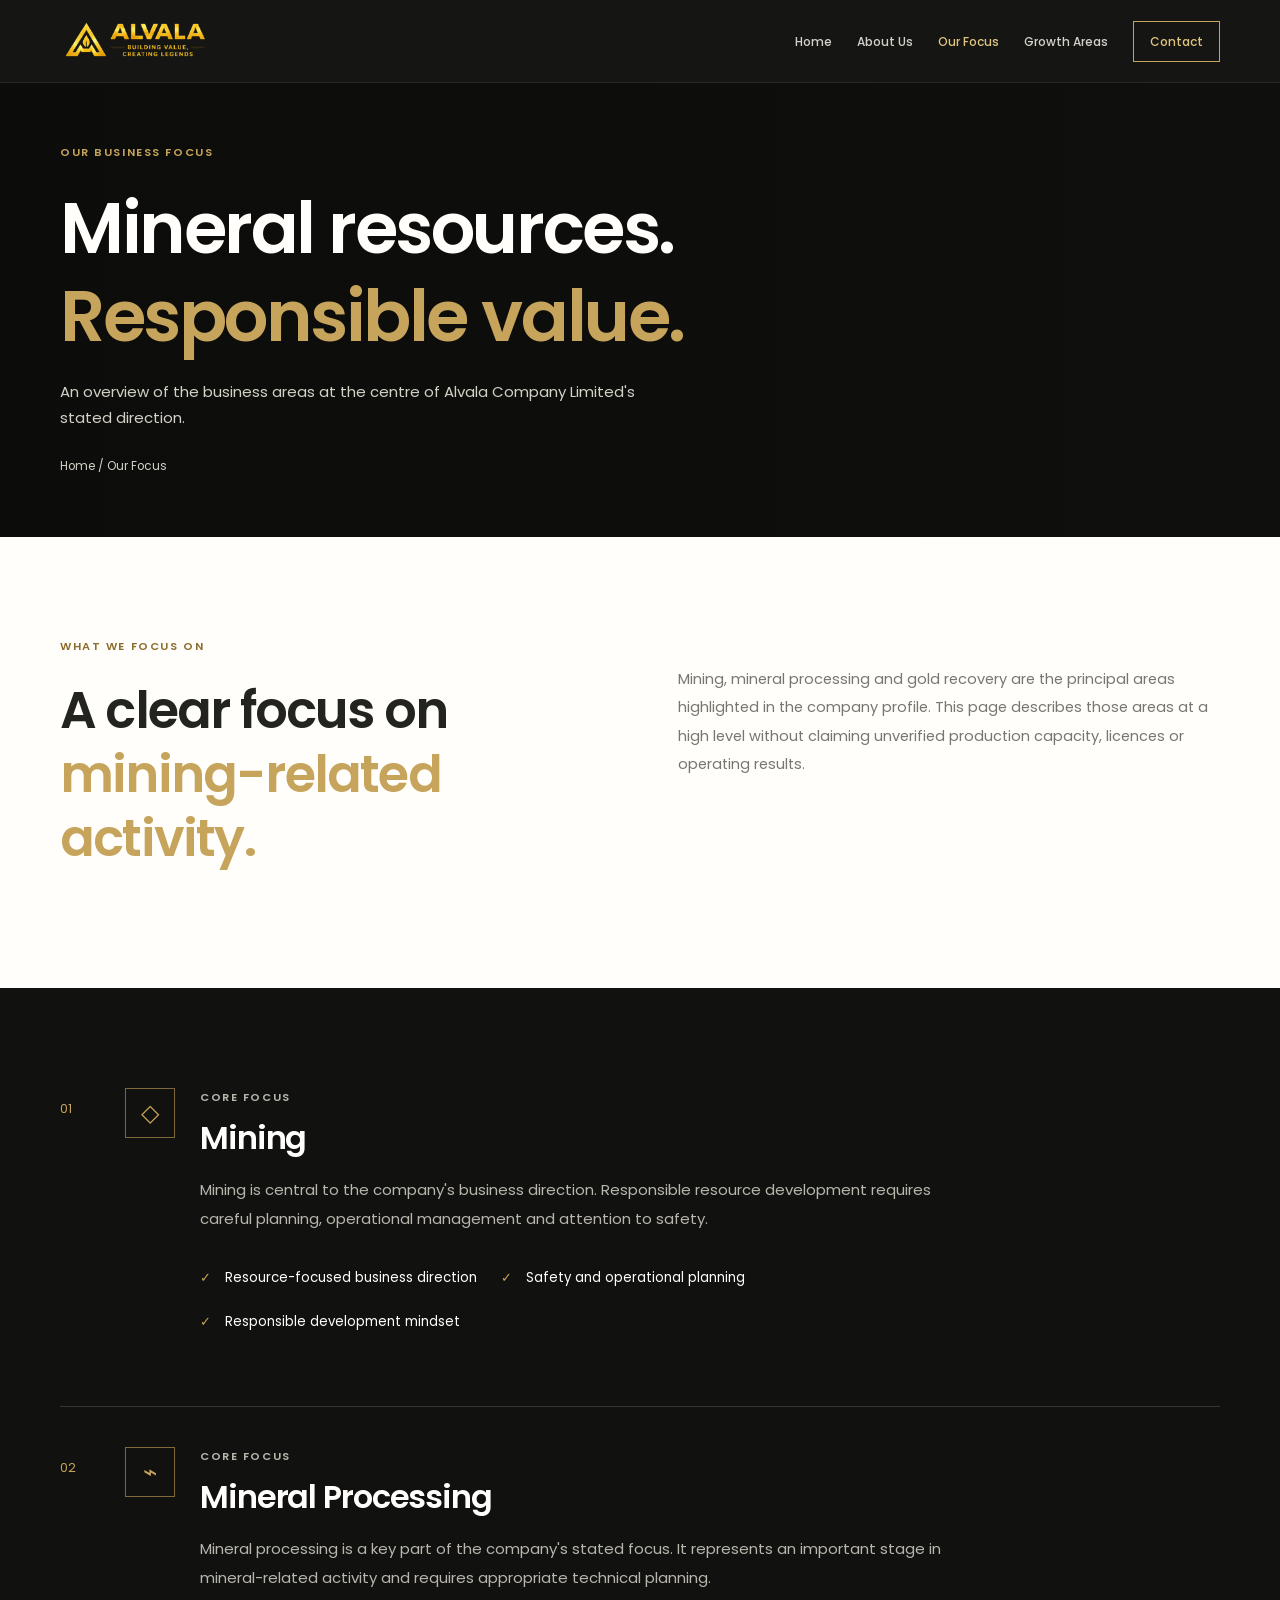
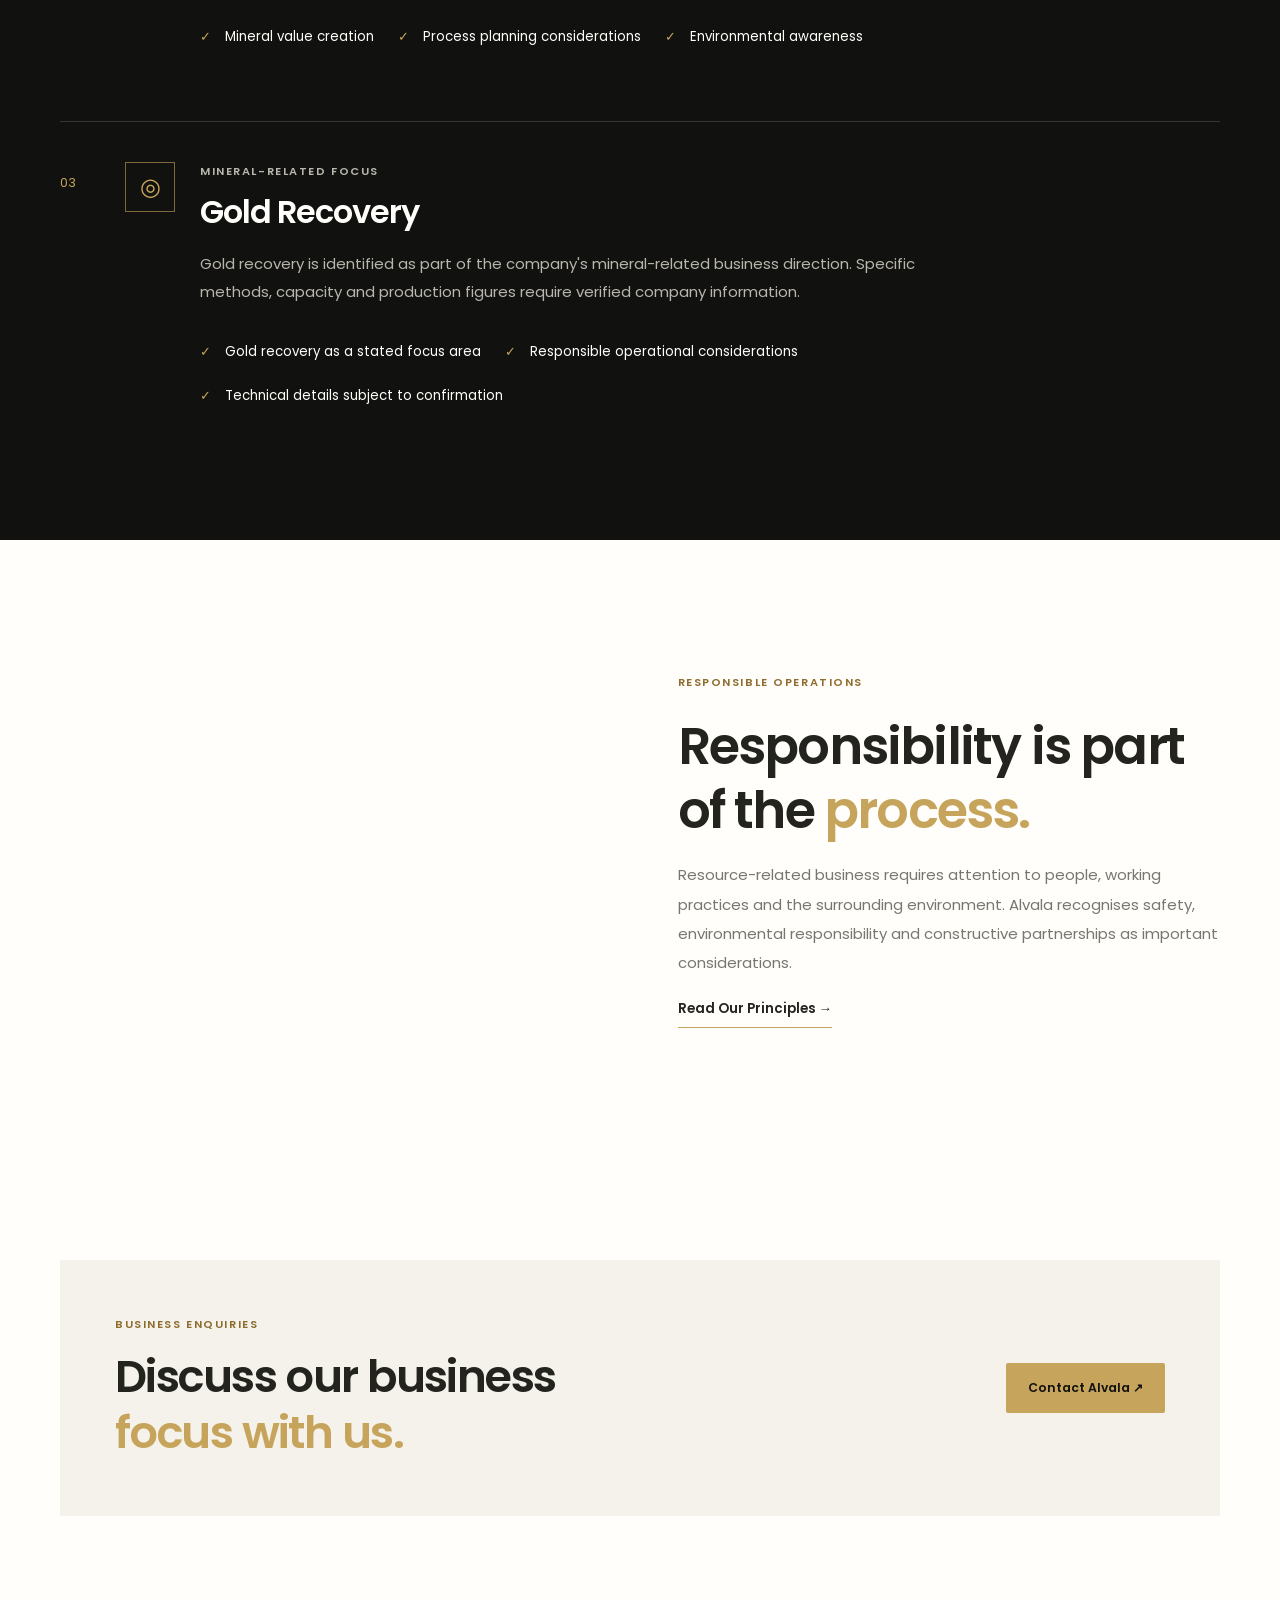
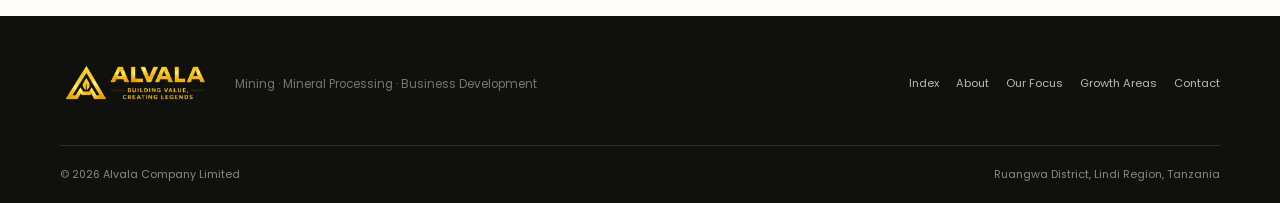
<file: pages/our_focus.html>
<!DOCTYPE html>
<html lang="en">
<head>
  <meta charset="UTF-8">
    <meta name="viewport" content="width=device-width, initial-scale=1.0">

    <title>Mining & Mineral Processing | Alvala Company Limited</title>

    <meta
        name="description"
        content="Explore Alvala Company Limited's business focus on mining, mineral processing and gold recovery in Tanzania."
    >

    <meta name="robots" content="index, follow">
    <meta name="theme-color" content="#111111">

    <meta property="og:type" content="website">
    <meta property="og:title" content="Mining & Mineral Processing | Alvala Company Limited">
    <meta
        property="og:description"
        content="Learn about Alvala Company Limited's focus on mining, mineral processing and gold recovery."
    >
  <link href="https://fonts.googleapis.com/css2?family=Poppins:wght@300;400;500;600;700&display=swap" rel="stylesheet">
  <link rel="stylesheet" href="../main.css">
  <link rel="icon" type="image/x-icon" href="../Assets/icon_logo.png">

</head>
<body>

<header class="site-header">
  <div class="container nav-wrap">
       <a class="brand" href="../index.html">
      <img src="../Assets/Logo.png" alt="" width="150">
    </a>   
    
    <button class="menu-toggle" aria-label="Open menu" aria-expanded="false"><span></span><span></span><span></span></button>
    
    
    <nav class="nav-menu">
      <a href="../index.html">Home</a>
      <a href="./About.html">About Us</a>
      <a href="./our_focus.html" aria-current="page">Our Focus</a>
      <a href="./opportunities.html">Growth Areas</a>
      <a class="nav-contact" href="./contacts.html">Contact</a>
    </nav>
  </div>
</header>

<main>
  <section class="page-hero page-hero-services">
    <div class="hero-overlay"></div>
    <div class="container page-hero-content">
      <p class="eyebrow">OUR BUSINESS FOCUS</p>
      <h1>Mineral resources.<br><em>Responsible value.</em></h1>
      <p>An overview of the business areas at the centre of Alvala Company Limited's stated direction.</p>
      <div class="breadcrumbs"><a href="../index.html">Home</a> / Our Focus</div>
    </div>
  </section>

  <section class="section">
    <div class="container intro-grid">
      <div><p class="eyebrow eyebrow-dark">WHAT WE FOCUS ON</p><h2>A clear focus on <em>mining-related activity.</em></h2></div>
      <div class="intro-copy">
        <p>Mining, mineral processing and gold recovery are the principal areas highlighted in the company profile. This page describes those areas at a high level without claiming unverified production capacity, licences or operating results.</p>
      </div>
    </div>
  </section>

  <section class="section section-dark">
    <div class="container service-detail-list">
      <article class="service-detail">
        <div class="service-detail-number">01</div><div class="service-detail-icon">◇</div>
        <div class="service-detail-copy"><p class="eyebrow">CORE FOCUS</p><h2>Mining</h2>
          <p>Mining is central to the company's business direction. Responsible resource development requires careful planning, operational management and attention to safety.</p>
          <ul class="check-list"><li>Resource-focused business direction</li><li>Safety and operational planning</li><li>Responsible development mindset</li></ul>
        </div>
      </article>
      <article class="service-detail">
        <div class="service-detail-number">02</div><div class="service-detail-icon">⌁</div>
        <div class="service-detail-copy"><p class="eyebrow">CORE FOCUS</p><h2>Mineral Processing</h2>
          <p>Mineral processing is a key part of the company's stated focus. It represents an important stage in mineral-related activity and requires appropriate technical planning.</p>
          <ul class="check-list"><li>Mineral value creation</li><li>Process planning considerations</li><li>Environmental awareness</li></ul>
        </div>
      </article>
      <article class="service-detail">
        <div class="service-detail-number">03</div><div class="service-detail-icon">◎</div>
        <div class="service-detail-copy"><p class="eyebrow">MINERAL-RELATED FOCUS</p><h2>Gold Recovery</h2>
          <p>Gold recovery is identified as part of the company's mineral-related business direction. Specific methods, capacity and production figures require verified company information.</p>
          <ul class="check-list"><li>Gold recovery as a stated focus area</li><li>Responsible operational considerations</li><li>Technical details subject to confirmation</li></ul>
        </div>
      </article>
    </div>
  </section>

  <section class="section">
    <div class="container split-feature">
      <div class="feature-image image-mining"></div>
      <div class="feature-copy">
        <p class="eyebrow eyebrow-dark">RESPONSIBLE OPERATIONS</p>
        <h2>Responsibility is part of the <em>process.</em></h2>
        <p>Resource-related business requires attention to people, working practices and the surrounding environment. Alvala recognises safety, environmental responsibility and constructive partnerships as important considerations.</p>
        <a href="./About.html" class="text-link">Read Our Principles →</a>
      </div>
    </div>
  </section>

  <section class="section">
    <div class="container cta-panel">
      <div><p class="eyebrow eyebrow-dark">BUSINESS ENQUIRIES</p><h2>Discuss our business<br><em>focus with us.</em></h2></div>
      <a href="./contacts.html" class="btn btn-gold">Contact Alvala ↗</a>
    </div>
  </section>
</main>

<footer class="site-footer">
  <div class="container footer-main">
     <a class="brand" href="../index.html">
      <img src="../Assets/Logo.png" alt="" width="150">
    </a>
    <p>Mining · Mineral Processing · Business Development</p>
    <div class="footer-links">
      <a href="../index.html">Index</a>
        <a href="./About.html">About</a>
        <a href="./our_focus.html">Our Focus</a>
        <a href="./opportunities.html">Growth Areas</a>
        <a href="./contacts.html">Contact</a>
    </div>
  </div>
  <div class="container footer-bottom"><span>© <span id="year"></span> Alvala Company Limited</span><span>Ruangwa District, Lindi Region, Tanzania</span></div>
</footer>

<script src="../app.js" defer></script>
</body>
</html>
</file>
<file: main.css>
/* ==========================================
   ALVALA COMPANY LIMITED
   SHARED STYLESHEET FOR ALL WEBSITE PAGES
========================================== */

:root {
  --black: #11110f;
  --black-light: #20201b;
  --gold: #c7a45b;
  --gold-light: #e0c47e;
  --cream: #f5f2eb;
  --white: #fffefa;
  --text: #24241f;
  --muted: #77766f;
  --line: #e6e1d6;
  --font: 'Poppins', Arial, sans-serif;
  --container: 1160px;
}

* {
  box-sizing: border-box;
}

html {
  scroll-behavior: smooth;
  scroll-padding-top: 90px;
}

body {
  margin: 0;
  color: var(--text);
  background: var(--white);
  font-family: var(--font);
  font-size: 15px;
  line-height: 1.75;
}

a {
  color: inherit;
  text-decoration: none;
}

button,
input,
select,
textarea {
  font: inherit;
}

button:focus-visible,
a:focus-visible,
input:focus-visible,
textarea:focus-visible,
select:focus-visible {
  outline: 3px solid var(--gold);
  outline-offset: 3px;
}

p {
  margin: 0 0 18px;
  color: var(--muted);
}

h1,
h2,
h3 {
  margin: 0 0 18px;
  line-height: 1.25;
  letter-spacing: -0.035em;
  font-weight: 600;
}

h1 {
  font-size: clamp(2.7rem, 6vw, 5.2rem);
}

h2 {
  font-size: clamp(2rem, 4vw, 3.3rem);
}

h3 {
  font-size: 1.25rem;
}

em {
  color: var(--gold);
  font-style: normal;
}

.container {
  width: min(var(--container), calc(100% - 48px));
  margin: 0 auto;
}

.section {
  padding: 100px 0;
}

.section-soft {
  background: var(--cream);
}

.section-dark {
  color: var(--white);
  background: var(--black);
}

.section-dark p {
  color: #b8b6ad;
}

/* Buttons and small headings */

.eyebrow {
  display: flex;
  align-items: center;
  gap: 10px;
  color: var(--gold);
  font-size: 0.7rem;
  font-weight: 600;
  letter-spacing: 0.14em;
  text-transform: uppercase;
  margin-bottom: 22px;
}

.eyebrow-dark {
  color: #8e6c2e;
}

.btn {
  display: inline-flex;
  align-items: center;
  justify-content: center;
  gap: 16px;
  min-height: 50px;
  padding: 12px 21px;
  border: 1px solid transparent;
  border-radius: 2px;
  font-size: 0.77rem;
  font-weight: 600;
  cursor: pointer;
  transition: 0.2s ease;
}

.btn:hover {
  transform: translateY(-2px);
}

.btn-gold {
  color: var(--black);
  background: var(--gold);
}

.btn-gold:hover {
  background: var(--gold-light);
}

.btn-dark {
  color: var(--white);
  background: var(--black);
}

.btn-outline-light {
  color: var(--white);
  background: transparent;
  border-color: rgba(255, 255, 255, 0.45);
}

.btn-outline-light:hover {
  border-color: var(--gold);
}

.text-link {
  display: inline-block;
  padding-bottom: 6px;
  border-bottom: 1px solid var(--gold);
  font-size: 0.84rem;
  font-weight: 600;
}

/* Header and navigation */

.site-header {
  position: sticky;
  top: 0;
  z-index: 1000;
  background: rgba(17, 17, 15, 0.98);
  border-bottom: 1px solid rgba(255, 255, 255, 0.08);
}

.nav-wrap {
  min-height: 82px;
  display: flex;
  align-items: center;
  justify-content: space-between;
  gap: 25px;
}

.brand {
  display: inline-flex;
  align-items: center;
  gap: 11px;
  color: var(--white);
  flex-shrink: 0;
}

.brand-mark {
  width: 43px;
  height: 43px;
  display: grid;
  place-items: center;
  border: 1px solid var(--gold);
  font-size: 1.5rem;
  line-height: 1;
}

.brand-mark span {
  color: var(--gold);
}

.brand-copy {
  display: flex;
  flex-direction: column;
  line-height: 1.3;
  letter-spacing: 0.12em;
}

.brand-copy strong {
  font-size: 0.95rem;
}

.brand-copy small {
  margin-top: 4px;
  color: #aaa89f;
  font-size: 0.54rem;
  letter-spacing: 0.17em;
}

.nav-menu {
  display: flex;
  align-items: center;
  gap: 25px;
}

.nav-menu a {
  color: #d3d1ca;
  font-size: 0.75rem;
  font-weight: 500;
  transition: color 0.2s;
}

.nav-menu a:hover,
.nav-menu a[aria-current="page"] {
  color: var(--gold-light);
}

.nav-menu .nav-contact {
  padding: 9px 16px;
  border: 1px solid var(--gold);
  color: var(--gold-light);
}

.menu-toggle {
  display: none;
  width: 44px;
  height: 42px;
  border: 1px solid #55534b;
  background: transparent;
  cursor: pointer;
}

.menu-toggle span {
  display: block;
  width: 22px;
  height: 2px;
  margin: 4px auto;
  background: var(--gold);
}

/* Main home hero and page heroes */

.hero,
.page-hero {
  position: relative;
  isolation: isolate;
  overflow: hidden;
  color: var(--white);
  background-color: var(--black);
  background-size: cover;
  background-position: center;
}

.hero-home {
  min-height: 650px;
  display: flex;
  align-items: center;
  background-image: url('https://images.unsplash.com/photo-1516937941344-00b4e0337589?auto=format&fit=crop&w=1800&q=85');
}

.hero-overlay {
  position: absolute;
  inset: 0;
  z-index: -1;
  background: linear-gradient(
    90deg,
    rgba(12, 12, 10, 0.93),
    rgba(12, 12, 10, 0.72) 58%,
    rgba(12, 12, 10, 0.35)
  );
}

.hero-content {
  padding-top: 85px;
  padding-bottom: 90px;
}

.hero h1 {
  max-width: 850px;
  margin-bottom: 25px;
}

.hero-lead {
  max-width: 620px;
  color: #d4d1c7;
  font-size: 0.98rem;
  line-height: 1.9;
}

.hero-actions {
  display: flex;
  flex-wrap: wrap;
  gap: 13px;
  margin-top: 30px;
}

.hero-location {
  margin-top: 50px;
  color: #d0cec5;
  font-size: 0.75rem;
}

.page-hero {
  min-height: 410px;
  display: flex;
  align-items: center;
}

.page-hero-about {
  background-image: url('https://images.unsplash.com/photo-1504917595217-d4dc5ebe6122?auto=format&fit=crop&w=1600&q=85');
}

.page-hero-services {
  background-image: url('https://images.unsplash.com/photo-1516937941344-00b4e0337589?auto=format&fit=crop&w=1600&q=85');
}

.page-hero-growth {
  background-image: url('https://images.unsplash.com/photo-1500382017468-9049fed747ef?auto=format&fit=crop&w=1600&q=85');
}

.page-hero-contact {
  background-image: url('https://images.unsplash.com/photo-1497366754035-f200968a6e72?auto=format&fit=crop&w=1600&q=85');
}

.page-hero-content {
  padding-top: 60px;
  padding-bottom: 60px;
}

.page-hero h1 {
  font-size: clamp(2.7rem, 5.5vw, 4.6rem);
}

.page-hero-content > p:not(.eyebrow) {
  max-width: 620px;
  color: #d4d1c7;
}

.breadcrumbs {
  margin-top: 25px;
  color: #d4d1c7;
  font-size: 0.74rem;
}

.breadcrumbs a:hover {
  color: var(--gold-light);
}

/* Intro and section headings */

.intro-grid {
  display: grid;
  grid-template-columns: 1fr 1fr;
  gap: 75px;
  align-items: start;
}

.intro-grid h2 {
  max-width: 540px;
}

.intro-copy {
  padding-top: 28px;
}

.intro-copy p {
  font-size: 0.91rem;
  line-height: 1.95;
}

.section-heading {
  display: flex;
  align-items: end;
  justify-content: space-between;
  gap: 40px;
  margin-bottom: 40px;
}

.section-heading > div {
  max-width: 630px;
}

.section-heading h2 {
  margin-bottom: 0;
}

.section-heading > p {
  max-width: 370px;
  font-size: 0.86rem;
}

.card-grid {
  display: grid;
  gap: 18px;
}

.card-grid.three {
  grid-template-columns: repeat(3, minmax(0, 1fr));
}

/* Home focus cards */

.focus-card {
  position: relative;
  min-height: 300px;
  padding: 32px 28px;
  border: 1px solid #383831;
  background: #191916;
  transition: 0.25s ease;
}

.focus-card:hover {
  transform: translateY(-4px);
  border-color: var(--gold);
}

.focus-card-featured {
  background: #24221b;
  border-color: rgba(199, 164, 91, 0.7);
}

.card-number {
  position: absolute;
  top: 23px;
  right: 24px;
  color: #858277;
  font-size: 0.75rem;
}

.line-icon {
  width: 48px;
  height: 48px;
  display: grid;
  place-items: center;
  margin: 20px 0 30px;
  border: 1px solid rgba(199, 164, 91, 0.6);
  color: var(--gold);
  font-size: 1.5rem;
}

.focus-card h3 {
  color: var(--white);
}

.focus-card p {
  font-size: 0.82rem;
  line-height: 1.85;
}

.card-link {
  color: var(--gold-light);
  font-size: 0.77rem;
  font-weight: 600;
}

/* Image and text feature */

.split-feature {
  display: grid;
  grid-template-columns: 1fr 1fr;
  align-items: center;
  gap: 75px;
}

.feature-image {
  min-height: 420px;
  background-position: center;
  background-size: cover;
}

.image-mining {
  background-image: url('https://images.unsplash.com/photo-1516937941344-00b4e0337589?auto=format&fit=crop&w=1100&q=85');
}

.image-processing {
  background-image: url('https://images.unsplash.com/photo-1504917595217-d4dc5ebe6122?auto=format&fit=crop&w=1100&q=85');
}

.image-partnership {
  background-image: url('https://images.unsplash.com/photo-1521737711867-e3b97375f902?auto=format&fit=crop&w=1100&q=85');
}

.feature-copy > p:not(.eyebrow) {
  line-height: 1.95;
}

.feature-copy .btn {
  margin-top: 12px;
}

.check-list {
  list-style: none;
  margin: 25px 0;
  padding: 0;
}

.check-list li {
  padding: 8px 0 8px 25px;
  position: relative;
  font-size: 0.83rem;
  border-bottom: 1px solid rgba(130, 125, 110, 0.18);
}

.check-list li::before {
  content: "✓";
  position: absolute;
  left: 0;
  color: var(--gold);
}

/* Location banner and CTA */

.location-band {
  padding: 45px 0;
  background: #22221d;
  color: var(--white);
}

.location-band-inner {
  display: flex;
  align-items: center;
  justify-content: space-between;
  gap: 30px;
}

.location-band h2 {
  margin: 0;
  font-size: clamp(1.8rem, 3vw, 2.6rem);
}

.location-band .eyebrow {
  margin-bottom: 10px;
}

.location-band-inner > p {
  max-width: 330px;
  margin: 0;
  color: #c1bfb5;
  font-size: 0.84rem;
}

.location-band .btn {
  flex-shrink: 0;
}

.cta-panel {
  position: relative;
  display: flex;
  align-items: center;
  justify-content: space-between;
  gap: 30px;
  padding: 55px;
  background: var(--cream);
}

.cta-panel h2 {
  margin: 0;
  font-size: clamp(1.9rem, 3.5vw, 2.9rem);
}

.cta-panel .eyebrow {
  margin-bottom: 14px;
}

/* About page cards */

.vision-mission-grid {
  display: grid;
  grid-template-columns: 1fr 1fr;
  gap: 20px;
}

.statement-card {
  padding: 38px;
  background: var(--white);
  border: 1px solid var(--line);
}

.statement-card-dark {
  background: var(--black);
  color: var(--white);
  border-color: var(--black);
}

.statement-card h2 {
  font-size: 1.9rem;
}

.statement-card p:last-child {
  margin-bottom: 0;
  line-height: 1.9;
}

.statement-card-dark p:last-child {
  color: #b8b6ad;
}

.values-grid {
  row-gap: 18px;
}

.value-card {
  min-height: 175px;
  padding: 25px;
  border: 1px solid var(--line);
  background: var(--white);
  transition: border-color 0.2s;
}

.value-card:hover {
  border-color: var(--gold);
}

.value-card > span {
  display: block;
  margin-bottom: 18px;
  color: #a17b37;
  font-size: 0.73rem;
}

.value-card h3 {
  margin-bottom: 10px;
}

.value-card p {
  margin-bottom: 0;
  font-size: 0.81rem;
  line-height: 1.8;
}

/* Services detail list */

.service-detail {
  display: grid;
  grid-template-columns: 45px 55px 1fr;
  gap: 20px;
  padding: 40px 0;
  border-bottom: 1px solid #37372f;
}

.service-detail:first-child {
  padding-top: 0;
}

.service-detail:last-child {
  padding-bottom: 0;
  border-bottom: 0;
}

.service-detail-number {
  padding-top: 10px;
  color: var(--gold);
  font-size: 0.78rem;
}

.service-detail-icon {
  width: 50px;
  height: 50px;
  display: grid;
  place-items: center;
  border: 1px solid rgba(199, 164, 91, 0.6);
  color: var(--gold);
  font-size: 1.5rem;
}

.service-detail-copy {
  max-width: 780px;
}

.service-detail-copy .eyebrow {
  margin-bottom: 10px;
}

.service-detail-copy h2 {
  font-size: 2rem;
}

.service-detail-copy > p:not(.eyebrow) {
  line-height: 1.9;
}

.service-detail .check-list {
  display: flex;
  flex-wrap: wrap;
  gap: 5px 24px;
}

.service-detail .check-list li {
  border: 0;
}

/* Growth cards */

.growth-card {
  overflow: hidden;
  border: 1px solid var(--line);
  background: var(--white);
  transition: transform 0.25s, box-shadow 0.25s;
}

.growth-card:hover {
  transform: translateY(-4px);
  box-shadow: 0 15px 35px rgba(0, 0, 0, 0.09);
}

.growth-card-image {
  height: 220px;
  background-position: center;
  background-size: cover;
}

.image-trade {
  background-image: url('https://images.unsplash.com/photo-1488459716781-31db52582fe9?auto=format&fit=crop&w=900&q=80');
}

.image-farming {
  background-image: url('https://images.unsplash.com/photo-1500382017468-9049fed747ef?auto=format&fit=crop&w=900&q=80');
}

.image-livestock {
  background-image: url('https://images.unsplash.com/photo-1500595046743-cd271d694d30?auto=format&fit=crop&w=900&q=80');
}

.growth-card-body {
  padding: 25px;
}

.status-label {
  display: inline-block;
  padding: 5px 9px;
  color: #86672e;
  background: #f3ead5;
  font-size: 0.62rem;
  font-weight: 600;
}

.growth-card h3 {
  margin: 15px 0 10px;
}

.growth-card p {
  margin-bottom: 0;
  font-size: 0.82rem;
}

/* Contact page */

.contact-layout {
  display: grid;
  grid-template-columns: 0.85fr 1.15fr;
  gap: 70px;
  align-items: start;
}

.contact-intro > p:not(.eyebrow) {
  line-height: 1.9;
}

.contact-info-card {
  display: flex;
  align-items: flex-start;
  gap: 17px;
  padding: 20px 0;
  border-bottom: 1px solid var(--line);
}

.contact-icon {
  width: 43px;
  height: 43px;
  flex-shrink: 0;
  display: grid;
  place-items: center;
  border: 1px solid var(--gold);
  color: #94712e;
  font-size: 1.2rem;
}

.contact-info-card small {
  display: block;
  margin-bottom: 4px;
  color: #967333;
  font-size: 0.66rem;
  font-weight: 600;
  letter-spacing: 0.1em;
}

.contact-info-card strong {
  font-size: 0.87rem;
}

.contact-info-card p {
  margin: 3px 0 0;
  font-size: 0.8rem;
}

.small-note {
  margin-top: 20px;
  font-size: 0.74rem;
}

.contact-form {
  padding: 35px;
  border: 1px solid var(--line);
  background: var(--cream);
}

.contact-form h3 {
  margin-bottom: 5px;
  font-size: 1.55rem;
}

.form-subtitle {
  margin-bottom: 25px;
  font-size: 0.77rem;
}

.form-row {
  display: flex;
  flex-direction: column;
  gap: 7px;
  margin-bottom: 17px;
}

.form-row label {
  font-size: 0.77rem;
  font-weight: 600;
}

.form-row input,
.form-row select,
.form-row textarea {
  width: 100%;
  padding: 13px;
  border: 1px solid #d9d2c3;
  border-radius: 2px;
  background: var(--white);
  color: var(--text);
  font-size: 0.82rem;
}

.form-row textarea {
  min-height: 125px;
  resize: vertical;
}

.form-submit {
  width: 100%;
}

.form-status {
  min-height: 1.4em;
  margin: 14px 0 0;
  font-size: 0.77rem;
}

.form-status.is-error {
  color: #a13b2d;
}

/* Footer */

.site-footer {
  padding-top: 42px;
  color: var(--white);
  background: #10100e;
}

.footer-main {
  display: grid;
  grid-template-columns: auto 1fr auto;
  align-items: center;
  gap: 25px;
  padding-bottom: 35px;
}

.footer-main > p {
  margin: 0;
  font-size: 0.73rem;
}

.footer-links {
  display: flex;
  flex-wrap: wrap;
  gap: 17px;
}

.footer-links a {
  color: #b9b7ae;
  font-size: 0.7rem;
}

.footer-links a:hover {
  color: var(--gold-light);
}

.footer-bottom {
  display: flex;
  justify-content: space-between;
  gap: 20px;
  padding: 19px 0;
  border-top: 1px solid #30302a;
  color: #89877e;
  font-size: 0.68rem;
}

/* Tablet */

@media (max-width: 1000px) {
  .nav-menu {
    gap: 15px;
  }

  .intro-grid,
  .split-feature {
    gap: 40px;
  }

  .contact-layout {
    gap: 35px;
  }

  .footer-main {
    grid-template-columns: 1fr auto;
  }

  .footer-main > p {
    grid-column: 1 / -1;
  }
}

/* Mobile navigation and layouts */

@media (max-width: 800px) {
  .container {
    width: calc(100% - 36px);
  }

  .nav-wrap {
    min-height: 74px;
  }

  .menu-toggle {
    display: block;
    position: relative;
    z-index: 1002;
  }

  .nav-menu {
    position: absolute;
    top: 74px;
    left: 0;
    right: 0;
    display: none;
    flex-direction: column;
    align-items: stretch;
    gap: 0;
    padding: 12px 22px 22px;
    background: var(--black);
    border-top: 1px solid #33332d;
  }

  .nav-menu.active {
    display: flex;
  }

  .nav-menu a {
    padding: 13px 3px;
    border-bottom: 1px solid rgba(255, 255, 255, 0.08);
  }

  .nav-menu .nav-contact {
    margin-top: 12px;
    text-align: center;
  }

  .section {
    padding: 75px 0;
  }

  .hero-home {
    min-height: 590px;
  }

  .intro-grid,
  .split-feature,
  .contact-layout {
    grid-template-columns: 1fr;
    gap: 28px;
  }

  .intro-copy {
    padding-top: 0;
  }

  .section-heading {
    align-items: flex-start;
    flex-direction: column;
    gap: 15px;
  }

  .card-grid.three {
    grid-template-columns: repeat(2, minmax(0, 1fr));
  }

  .feature-image {
    min-height: 340px;
  }

  .location-band-inner {
    align-items: flex-start;
    flex-direction: column;
    gap: 20px;
  }

  .vision-mission-grid {
    gap: 14px;
  }

  .cta-panel {
    align-items: flex-start;
    flex-direction: column;
    padding: 40px;
  }
}

/* Small mobile screens */

@media (max-width: 560px) {
  body {
    font-size: 14px;
  }

  .container {
    width: calc(100% - 32px);
  }

  .brand-mark {
    width: 39px;
    height: 39px;
  }

  .brand-copy strong {
    font-size: 0.84rem;
  }

  .brand-copy small {
    font-size: 0.49rem;
  }

  .hero-home {
    min-height: 570px;
  }

  .hero-content {
    padding-top: 55px;
    padding-bottom: 60px;
  }

  .hero h1 {
    font-size: clamp(2.4rem, 11vw, 3.4rem);
  }

  .hero-lead {
    font-size: 0.88rem;
  }

  .hero-actions {
    flex-direction: column;
    align-items: stretch;
    max-width: 300px;
  }

  .hero-location {
    margin-top: 32px;
    font-size: 0.68rem;
  }

  .page-hero {
    min-height: 360px;
  }

  .page-hero h1 {
    font-size: 2.6rem;
  }

  .page-hero-content {
    padding-top: 48px;
    padding-bottom: 45px;
  }

  .section {
    padding: 60px 0;
  }

  .card-grid.three,
  .vision-mission-grid {
    grid-template-columns: 1fr;
  }

  .focus-card {
    min-height: auto;
  }

  .feature-image {
    min-height: 260px;
  }

  .location-band h2 {
    font-size: 1.8rem;
  }

  .cta-panel {
    padding: 30px 23px;
  }

  .cta-panel .btn {
    width: 100%;
  }

  .statement-card {
    padding: 28px 23px;
  }

  .service-detail {
    grid-template-columns: 30px 42px 1fr;
    gap: 10px;
    padding: 30px 0;
  }

  .service-detail-icon {
    width: 40px;
    height: 40px;
  }

  .service-detail-copy h2 {
    font-size: 1.65rem;
  }

  .service-detail .check-list {
    display: block;
  }

  .growth-card-image {
    height: 200px;
  }

  .contact-form {
    padding: 23px 18px;
  }

  .footer-main {
    grid-template-columns: 1fr;
    gap: 20px;
  }

  .footer-main > p {
    grid-column: auto;
  }

  .footer-links {
    gap: 12px 18px;
  }

  .footer-bottom {
    flex-direction: column;
    gap: 5px;
  }
}

@media (prefers-reduced-motion: reduce) {
  html {
    scroll-behavior: auto;
  }

  *,
  *::before,
  *::after {
    transition-duration: 0.01ms !important;
  }
}
</file>
